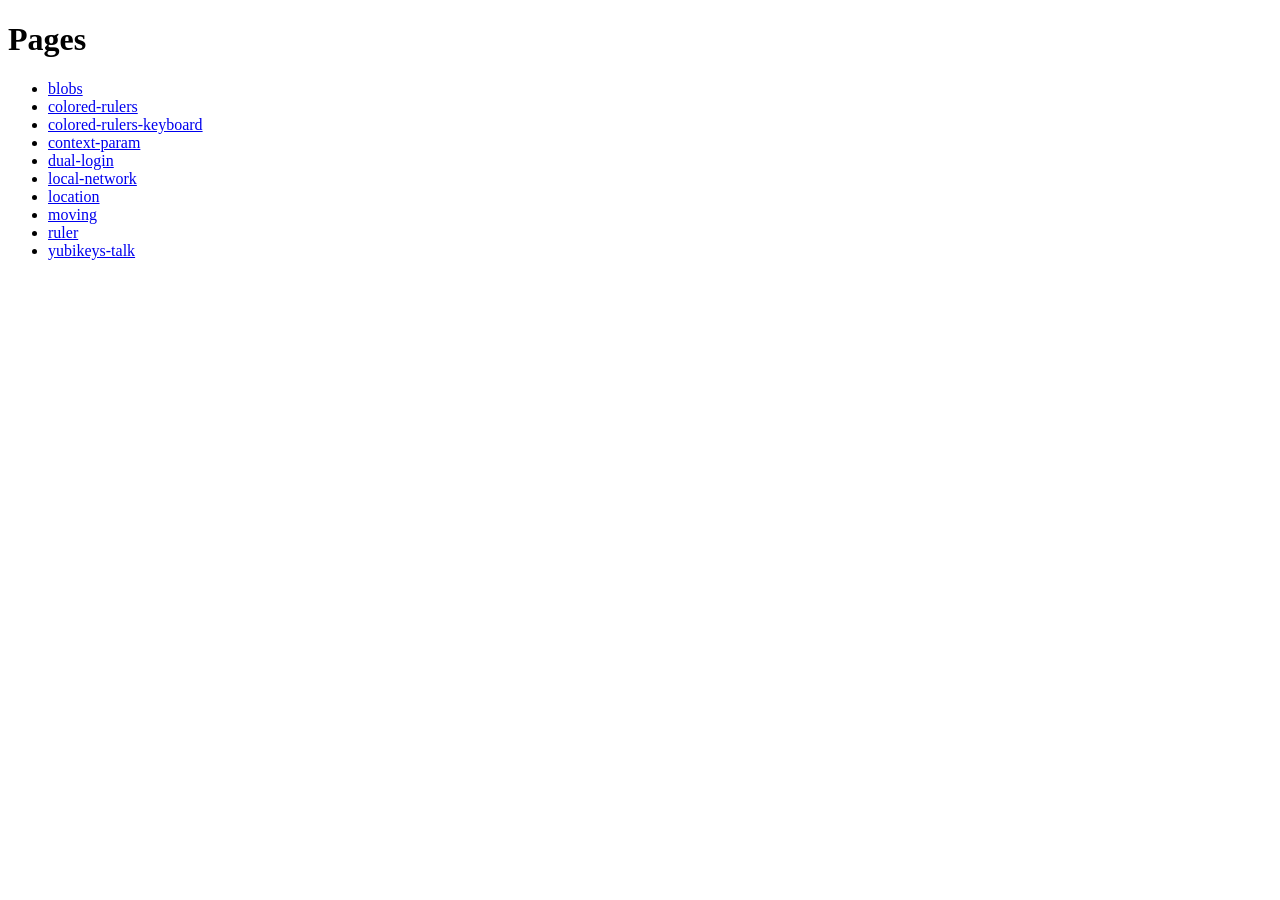
<file: index.html>
<!DOCTYPE html>
<html lang="en">
<head>
  <meta charset="UTF-8">
  <meta name="viewport" content="width=device-width, initial-scale=1.0">
  <title>nandormo</title>
</head>
<body>
  <h1>Pages</h1>
  <ul>
    <li><a href="blobs/">blobs</a></li>
    <li><a href="colored-rulers/">colored-rulers</a></li>
    <li><a href="colored-rulers-keyboard/">colored-rulers-keyboard</a></li>
    <li><a href="context-param/">context-param</a></li>
    <li><a href="dual-login/">dual-login</a></li>
    <li><a href="local-network/">local-network</a></li>
    <li><a href="location/">location</a></li>
    <li><a href="moving/">moving</a></li>
    <li><a href="ruler/">ruler</a></li>
    <li><a href="yubikeys-talk/">yubikeys-talk</a></li>
  </ul>
</body>
</html>
</file>
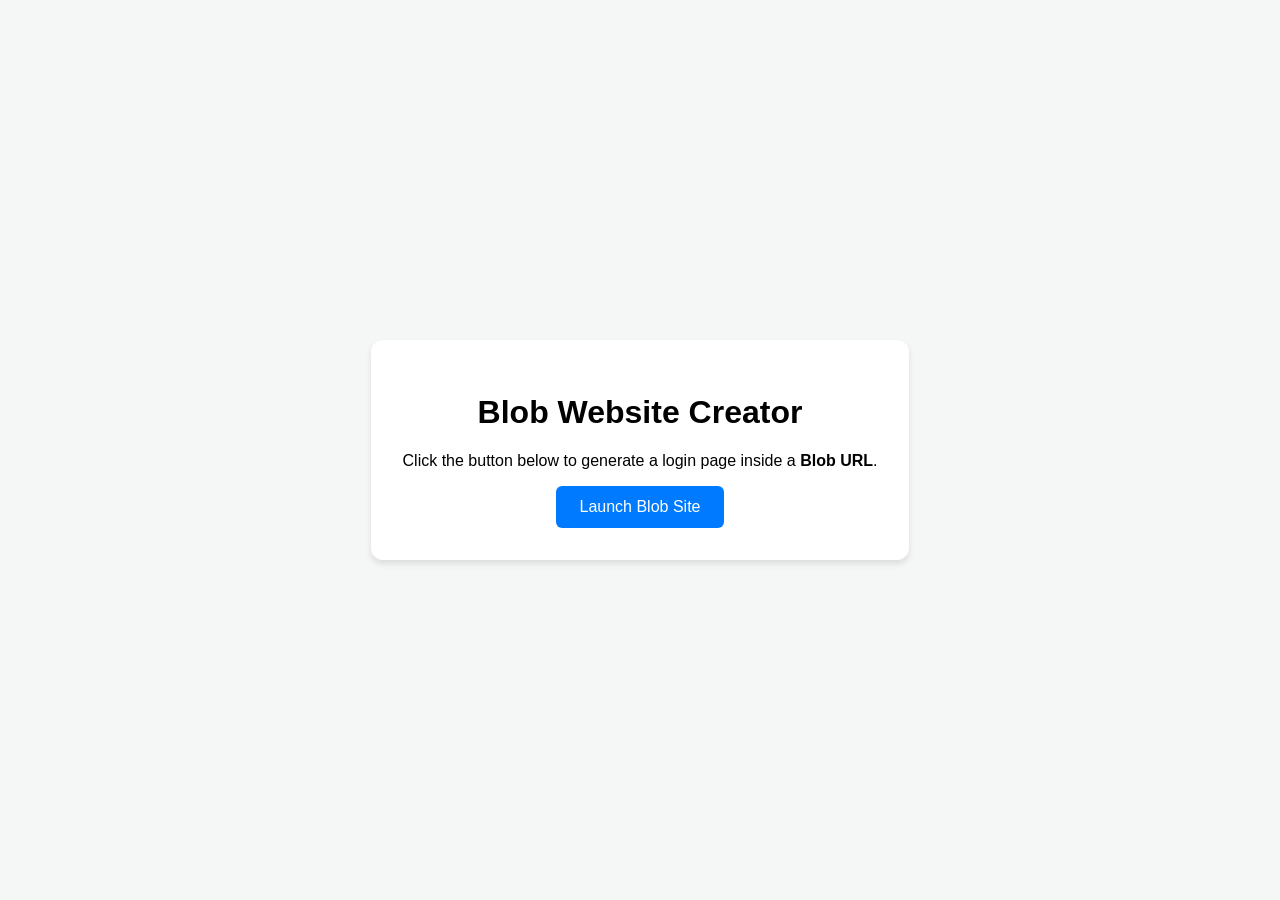
<file: blobs/index.html>
<!DOCTYPE html>
<html lang="en">
<head>
    <meta charset="UTF-8">
    <meta name="viewport" content="width=device-width, initial-scale=1.0">
    <title>Blob Website Generator</title>
    <style>
        body {
            font-family: -apple-system, BlinkMacSystemFont, "Segoe UI", Roboto, Helvetica, Arial, sans-serif;
            display: flex;
            flex-direction: column;
            align-items: center;
            justify-content: center;
            height: 100vh;
            margin: 0;
            background-color: #f4f7f6;
        }
        .container {
            text-align: center;
            padding: 2rem;
            background: white;
            border-radius: 12px;
            box-shadow: 0 4px 6px rgba(0,0,0,0.1);
        }
        button {
            background-color: #007bff;
            color: white;
            border: none;
            padding: 12px 24px;
            font-size: 16px;
            border-radius: 6px;
            cursor: pointer;
            transition: background 0.2s;
        }
        button:hover {
            background-color: #0056b3;
        }
    </style>
</head>
<body>

    <div class="container">
        <h1>Blob Website Creator</h1>
        <p>Click the button below to generate a login page inside a <b>Blob URL</b>.</p>
        <button id="generateBtn">Launch Blob Site</button>
    </div>

    <script>
        document.getElementById('generateBtn').addEventListener('click', () => {
            // The HTML/CSS/JS content for the "fake" login site
            const loginPageContent = `
<!DOCTYPE html>
<html>
<head>
    <title>Secure Login</title>
    <style>
        body { 
            background: #2c3e50; 
            display: flex; 
            justify-content: center; 
            align-items: center; 
            height: 100vh; 
            margin: 0; 
            font-family: sans-serif; 
        }
        .login-card { 
            background: white; 
            padding: 40px; 
            border-radius: 8px; 
            width: 300px; 
            box-shadow: 0 10px 25px rgba(0,0,0,0.5); 
        }
        h2 { color: #333; margin-top: 0; text-align: center; }
        input { 
            width: 100%; 
            padding: 10px; 
            margin: 10px 0; 
            border: 1px solid #ddd; 
            border-radius: 4px; 
            box-sizing: border-box; 
        }
        button { 
            width: 100%; 
            padding: 10px; 
            background: #27ae60; 
            color: white; 
            border: none; 
            border-radius: 4px; 
            cursor: pointer; 
            font-weight: bold; 
        }
        button:hover { background: #219150; }
        .warning {
            font-size: 11px;
            color: #777;
            margin-top: 15px;
            text-align: center;
        }
    </style>
</head>
<body>
    <div class="login-card">
        <h2>Member Login</h2>
        <input type="text" placeholder="Username">
        <input type="password" placeholder="Password">
        <button onclick="alert('Since this is a Blob, the data remains in memory!')">Sign In</button>
        <div class="warning">Notice: The URL above is a temporary memory reference.</div>
    </div>
</body>
</html>`;

            // 1. Create the Blob
            const blob = new Blob([loginPageContent], { type: 'text/html' });

            // 2. Create the Object URL
            const blobUrl = URL.createObjectURL(blob);

            // 3. Open the "website" in a new tab
            window.open(blobUrl, '_blank');
        });
    </script>
</body>
</html>
</file>
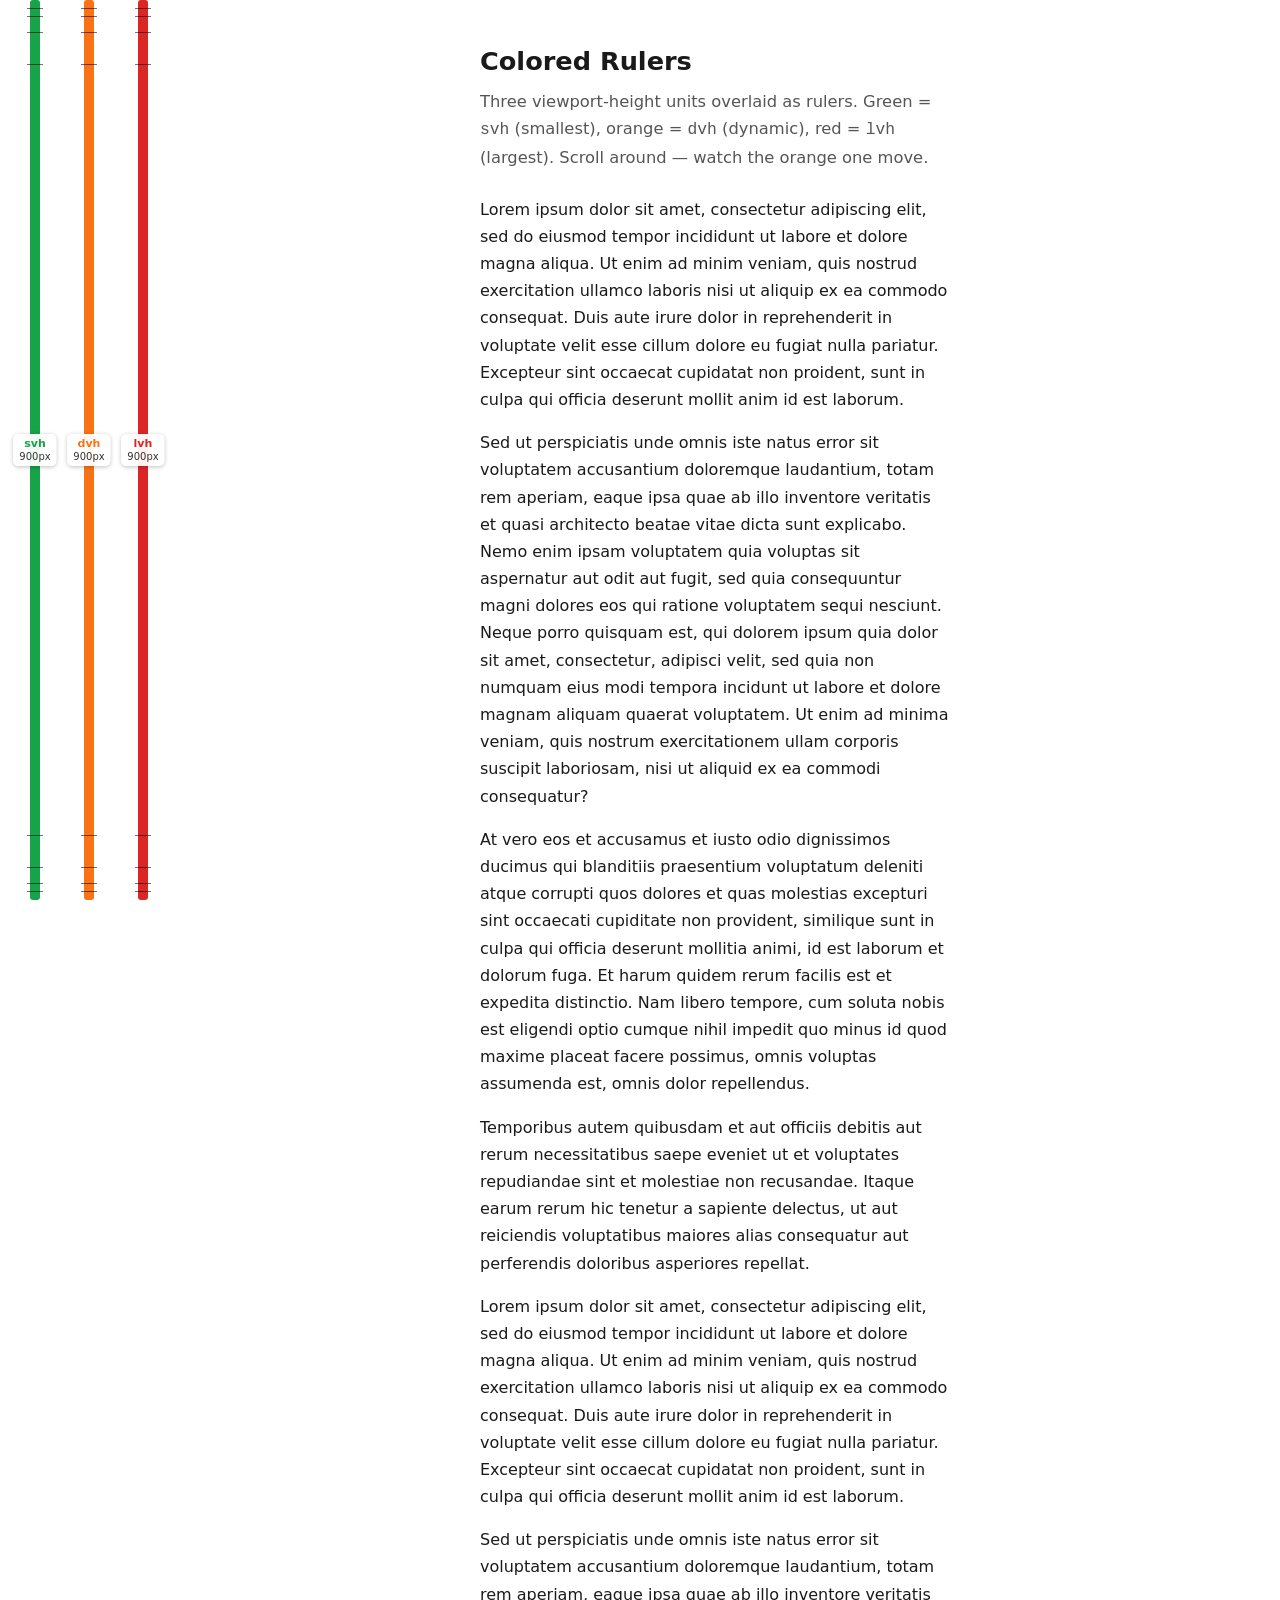
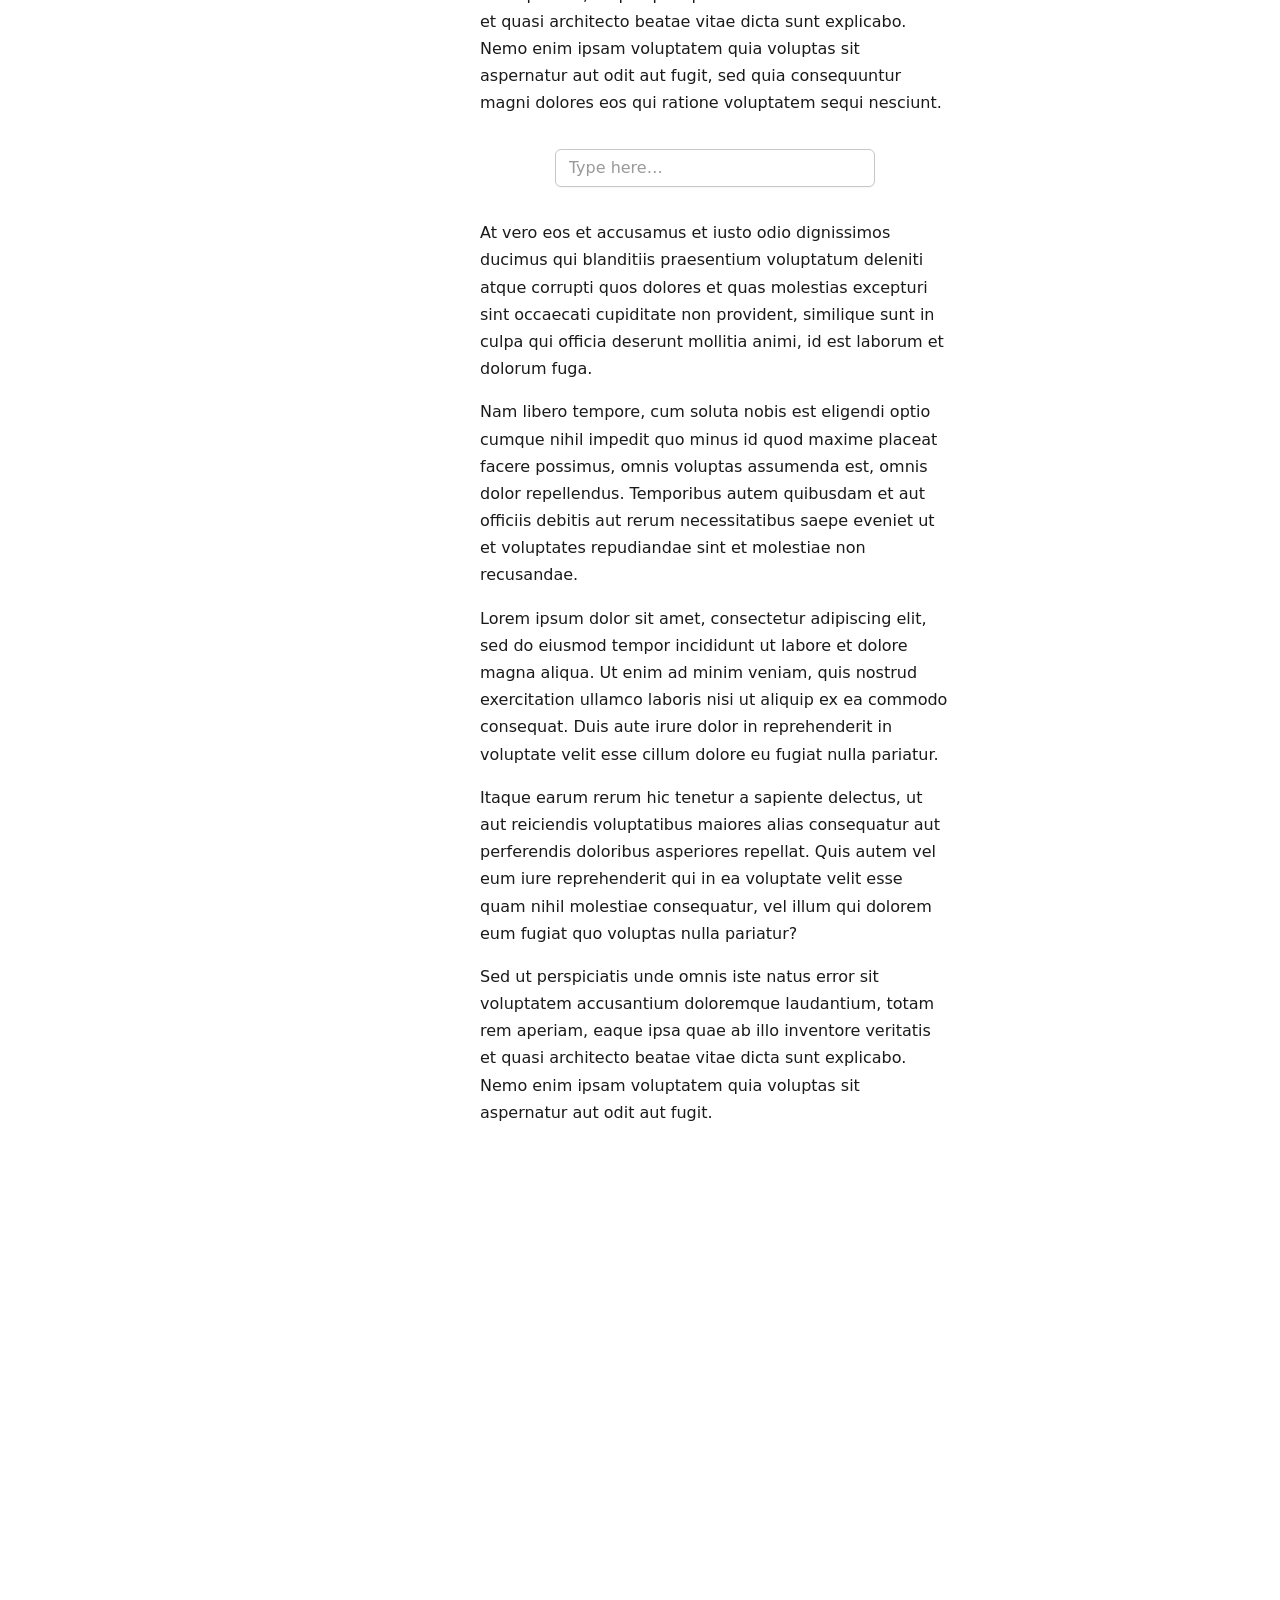
<file: colored-rulers-keyboard/index.html>
<!DOCTYPE html>
<html lang="en">
<head>
<meta charset="UTF-8" />
<meta name="viewport" content="width=device-width, initial-scale=1.0, interactive-widget=resizes-content" />
<title>Colored Rulers — svh / dvh / lvh</title>
<style>
  * { box-sizing: border-box; }
  html, body { margin: 0; }
  body {
    font-family: system-ui, -apple-system, "Segoe UI", Roboto, sans-serif;
    color: #1a1a1a;
    line-height: 1.7;
  }

  /* ---- Scrollable content ---- */
  .content {
    max-width: 660px;
    margin: 0 auto;
    padding: 2.5rem 1.25rem 90vh;
  }
  .content h1 { font-size: 1.6rem; margin: 0 0 .25rem; }
  .content .lede { font-size: 1.02rem; color: #555; margin: 0 0 1.5rem; }
  .content p { margin: 1rem 0; }
  @media (min-width: 760px) {
    .content { padding-left: 170px; }
  }

  /* ---- Mid-page text field ---- */
  .mid-input-row {
    display: flex;
    justify-content: center;
    margin: 2rem 0;
  }
  .mid-input {
    font-family: inherit;
    font-size: 16px;            /* 16px avoids iOS auto-zoom on focus */
    padding: .55rem .8rem;
    width: 100%;
    max-width: 320px;
    color: #1a1a1a;
    background: #fff;
    border: 1px solid #c7c7c7;
    border-radius: 6px;
    box-shadow: 0 1px 2px rgba(0, 0, 0, .04);
  }
  .mid-input::placeholder { color: #999; }
  .mid-input:focus {
    outline: none;
    border-color: #16a34a;
    box-shadow: 0 0 0 3px rgba(22, 163, 74, .2);
  }

  /* ---- Overlay with the three rulers ---- */
  .overlay {
    position: fixed;
    top: 0;
    left: 10px;
    display: flex;
    gap: 4px;
    pointer-events: none;   /* let text underneath stay selectable / scrollable */
    z-index: 50;
    font-size: 11px;
  }

  .ruler {
    display: flex;
    flex-direction: column;
    align-items: center;
    width: 50px;
  }

  /* Label sits at the vertical middle of the bar so it stays readable
     even when the top or bottom of the bar is clipped off-screen. */
  .ruler-label {
    position: absolute;
    top: 50%;
    left: 50%;
    transform: translate(-50%, -50%);
    display: flex;
    flex-direction: column;
    align-items: center;
    gap: 1px;
    background: rgba(255, 255, 255, .94);
    padding: 4px 6px;
    border-radius: 5px;
    box-shadow: 0 1px 4px rgba(0, 0, 0, .25);
    line-height: 1.1;
    white-space: nowrap;
    z-index: 2;
  }

  /* Graduated notches crossing each bar, near the top + bottom ends. */
  .notch {
    position: absolute;
    left: 50%;
    transform: translateX(-50%);
    width: 16px;     /* a bit wider than the 10px bar so the tick reads clearly */
    height: 1px;
    background: rgba(0, 0, 0, .55);
    z-index: 1;
  }
  .ruler-label .unit { font-weight: 700; }
  .ruler-label .px {
    font-variant-numeric: tabular-nums;
    font-size: 10px;
    color: #333;
  }

  /* The colored bar: its height is the actual unit value. */
  .bar {
    position: relative;
    width: 10px;
    background: currentColor;
    border-radius: 3px;
  }
  .bar--svh { height: 100svh; }
  .bar--dvh { height: 100dvh; }
  .bar--lvh { height: 100lvh; }

  /* Arrowheads removed: the notches now mark each end, and the bars start
     flush at the top of the screen so the first notch really is 8px down. */

  .ruler--svh { color: #16a34a; } /* green  — smallest */
  .ruler--dvh { color: #f97316; } /* orange — dynamic (middle) */
  .ruler--lvh { color: #dc2626; } /* red    — largest */
</style>
</head>
<body>

<main class="content">
  <h1>Colored Rulers</h1>
  <p class="lede">Three viewport-height units overlaid as rulers. Green = <code>svh</code> (smallest), orange = <code>dvh</code> (dynamic), red = <code>lvh</code> (largest). Scroll around — watch the orange one move.</p>

  <p>Lorem ipsum dolor sit amet, consectetur adipiscing elit, sed do eiusmod tempor incididunt ut labore et dolore magna aliqua. Ut enim ad minim veniam, quis nostrud exercitation ullamco laboris nisi ut aliquip ex ea commodo consequat. Duis aute irure dolor in reprehenderit in voluptate velit esse cillum dolore eu fugiat nulla pariatur. Excepteur sint occaecat cupidatat non proident, sunt in culpa qui officia deserunt mollit anim id est laborum.</p>

  <p>Sed ut perspiciatis unde omnis iste natus error sit voluptatem accusantium doloremque laudantium, totam rem aperiam, eaque ipsa quae ab illo inventore veritatis et quasi architecto beatae vitae dicta sunt explicabo. Nemo enim ipsam voluptatem quia voluptas sit aspernatur aut odit aut fugit, sed quia consequuntur magni dolores eos qui ratione voluptatem sequi nesciunt. Neque porro quisquam est, qui dolorem ipsum quia dolor sit amet, consectetur, adipisci velit, sed quia non numquam eius modi tempora incidunt ut labore et dolore magnam aliquam quaerat voluptatem. Ut enim ad minima veniam, quis nostrum exercitationem ullam corporis suscipit laboriosam, nisi ut aliquid ex ea commodi consequatur?</p>

  <p>At vero eos et accusamus et iusto odio dignissimos ducimus qui blanditiis praesentium voluptatum deleniti atque corrupti quos dolores et quas molestias excepturi sint occaecati cupiditate non provident, similique sunt in culpa qui officia deserunt mollitia animi, id est laborum et dolorum fuga. Et harum quidem rerum facilis est et expedita distinctio. Nam libero tempore, cum soluta nobis est eligendi optio cumque nihil impedit quo minus id quod maxime placeat facere possimus, omnis voluptas assumenda est, omnis dolor repellendus.</p>

  <p>Temporibus autem quibusdam et aut officiis debitis aut rerum necessitatibus saepe eveniet ut et voluptates repudiandae sint et molestiae non recusandae. Itaque earum rerum hic tenetur a sapiente delectus, ut aut reiciendis voluptatibus maiores alias consequatur aut perferendis doloribus asperiores repellat.</p>

  <p>Lorem ipsum dolor sit amet, consectetur adipiscing elit, sed do eiusmod tempor incididunt ut labore et dolore magna aliqua. Ut enim ad minim veniam, quis nostrud exercitation ullamco laboris nisi ut aliquip ex ea commodo consequat. Duis aute irure dolor in reprehenderit in voluptate velit esse cillum dolore eu fugiat nulla pariatur. Excepteur sint occaecat cupidatat non proident, sunt in culpa qui officia deserunt mollit anim id est laborum.</p>

  <p>Sed ut perspiciatis unde omnis iste natus error sit voluptatem accusantium doloremque laudantium, totam rem aperiam, eaque ipsa quae ab illo inventore veritatis et quasi architecto beatae vitae dicta sunt explicabo. Nemo enim ipsam voluptatem quia voluptas sit aspernatur aut odit aut fugit, sed quia consequuntur magni dolores eos qui ratione voluptatem sequi nesciunt.</p>

  <div class="mid-input-row">
    <input type="text" class="mid-input" placeholder="Type here…" />
  </div>

  <p>At vero eos et accusamus et iusto odio dignissimos ducimus qui blanditiis praesentium voluptatum deleniti atque corrupti quos dolores et quas molestias excepturi sint occaecati cupiditate non provident, similique sunt in culpa qui officia deserunt mollitia animi, id est laborum et dolorum fuga.</p>

  <p>Nam libero tempore, cum soluta nobis est eligendi optio cumque nihil impedit quo minus id quod maxime placeat facere possimus, omnis voluptas assumenda est, omnis dolor repellendus. Temporibus autem quibusdam et aut officiis debitis aut rerum necessitatibus saepe eveniet ut et voluptates repudiandae sint et molestiae non recusandae.</p>

  <p>Lorem ipsum dolor sit amet, consectetur adipiscing elit, sed do eiusmod tempor incididunt ut labore et dolore magna aliqua. Ut enim ad minim veniam, quis nostrud exercitation ullamco laboris nisi ut aliquip ex ea commodo consequat. Duis aute irure dolor in reprehenderit in voluptate velit esse cillum dolore eu fugiat nulla pariatur.</p>

  <p>Itaque earum rerum hic tenetur a sapiente delectus, ut aut reiciendis voluptatibus maiores alias consequatur aut perferendis doloribus asperiores repellat. Quis autem vel eum iure reprehenderit qui in ea voluptate velit esse quam nihil molestiae consequatur, vel illum qui dolorem eum fugiat quo voluptas nulla pariatur?</p>

  <p>Sed ut perspiciatis unde omnis iste natus error sit voluptatem accusantium doloremque laudantium, totam rem aperiam, eaque ipsa quae ab illo inventore veritatis et quasi architecto beatae vitae dicta sunt explicabo. Nemo enim ipsam voluptatem quia voluptas sit aspernatur aut odit aut fugit.</p>
</main>

<!-- Fixed overlay: three rulers that always show their sizes, with notches
     at 8/16/32/64 px from each end. Bars start flush at the top of the screen. -->
<div class="overlay" id="overlay" aria-hidden="true">
  <div class="ruler ruler--svh">
    <div class="bar bar--svh" id="bar-svh">
      <div class="ruler-label">
        <span class="unit">svh</span>
        <span class="px" id="px-svh">—</span>
      </div>
    </div>
  </div>

  <div class="ruler ruler--dvh">
    <div class="bar bar--dvh" id="bar-dvh">
      <div class="ruler-label">
        <span class="unit">dvh</span>
        <span class="px" id="px-dvh">—</span>
      </div>
    </div>
  </div>

  <div class="ruler ruler--lvh">
    <div class="bar bar--lvh" id="bar-lvh">
      <div class="ruler-label">
        <span class="unit">lvh</span>
        <span class="px" id="px-lvh">—</span>
      </div>
    </div>
  </div>
</div>

<script>
  const units = ["svh", "dvh", "lvh"];

  // Graduated notches near each end: 8, 16, 32, 64 px from the top + bottom.
  const NOTCHES = [8, 16, 32, 64];
  for (const key of units) {
    const bar = document.getElementById("bar-" + key);
    for (const d of NOTCHES) {
      const top = document.createElement("div");
      top.className = "notch";
      top.style.top = d + "px";
      bar.appendChild(top);
      const bot = document.createElement("div");
      bot.className = "notch";
      bot.style.bottom = d + "px";
      bar.appendChild(bot);
    }
  }

  function update() {
    for (const key of units) {
      const bar = document.getElementById("bar-" + key);
      // getBoundingClientRect returns the full layout height (even the part
      // of the red bar that overflows past the bottom of the viewport).
      const px = Math.round(bar.getBoundingClientRect().height);
      document.getElementById("px-" + key).textContent = px + "px";
    }
  }

  let raf = null;
  function schedule() {
    if (raf) return;
    raf = requestAnimationFrame(() => { raf = null; update(); });
  }

  window.addEventListener("resize", schedule);
  window.addEventListener("scroll", schedule, { passive: true });
  // Mobile browsers change the dynamic viewport (and thus dvh) when the
  // address bar shows/hides; visualViewport fires for that.
  if (window.visualViewport) {
    window.visualViewport.addEventListener("resize", schedule);
    window.visualViewport.addEventListener("scroll", schedule);
  }

  update();
</script>

</body>
</html>
</file>
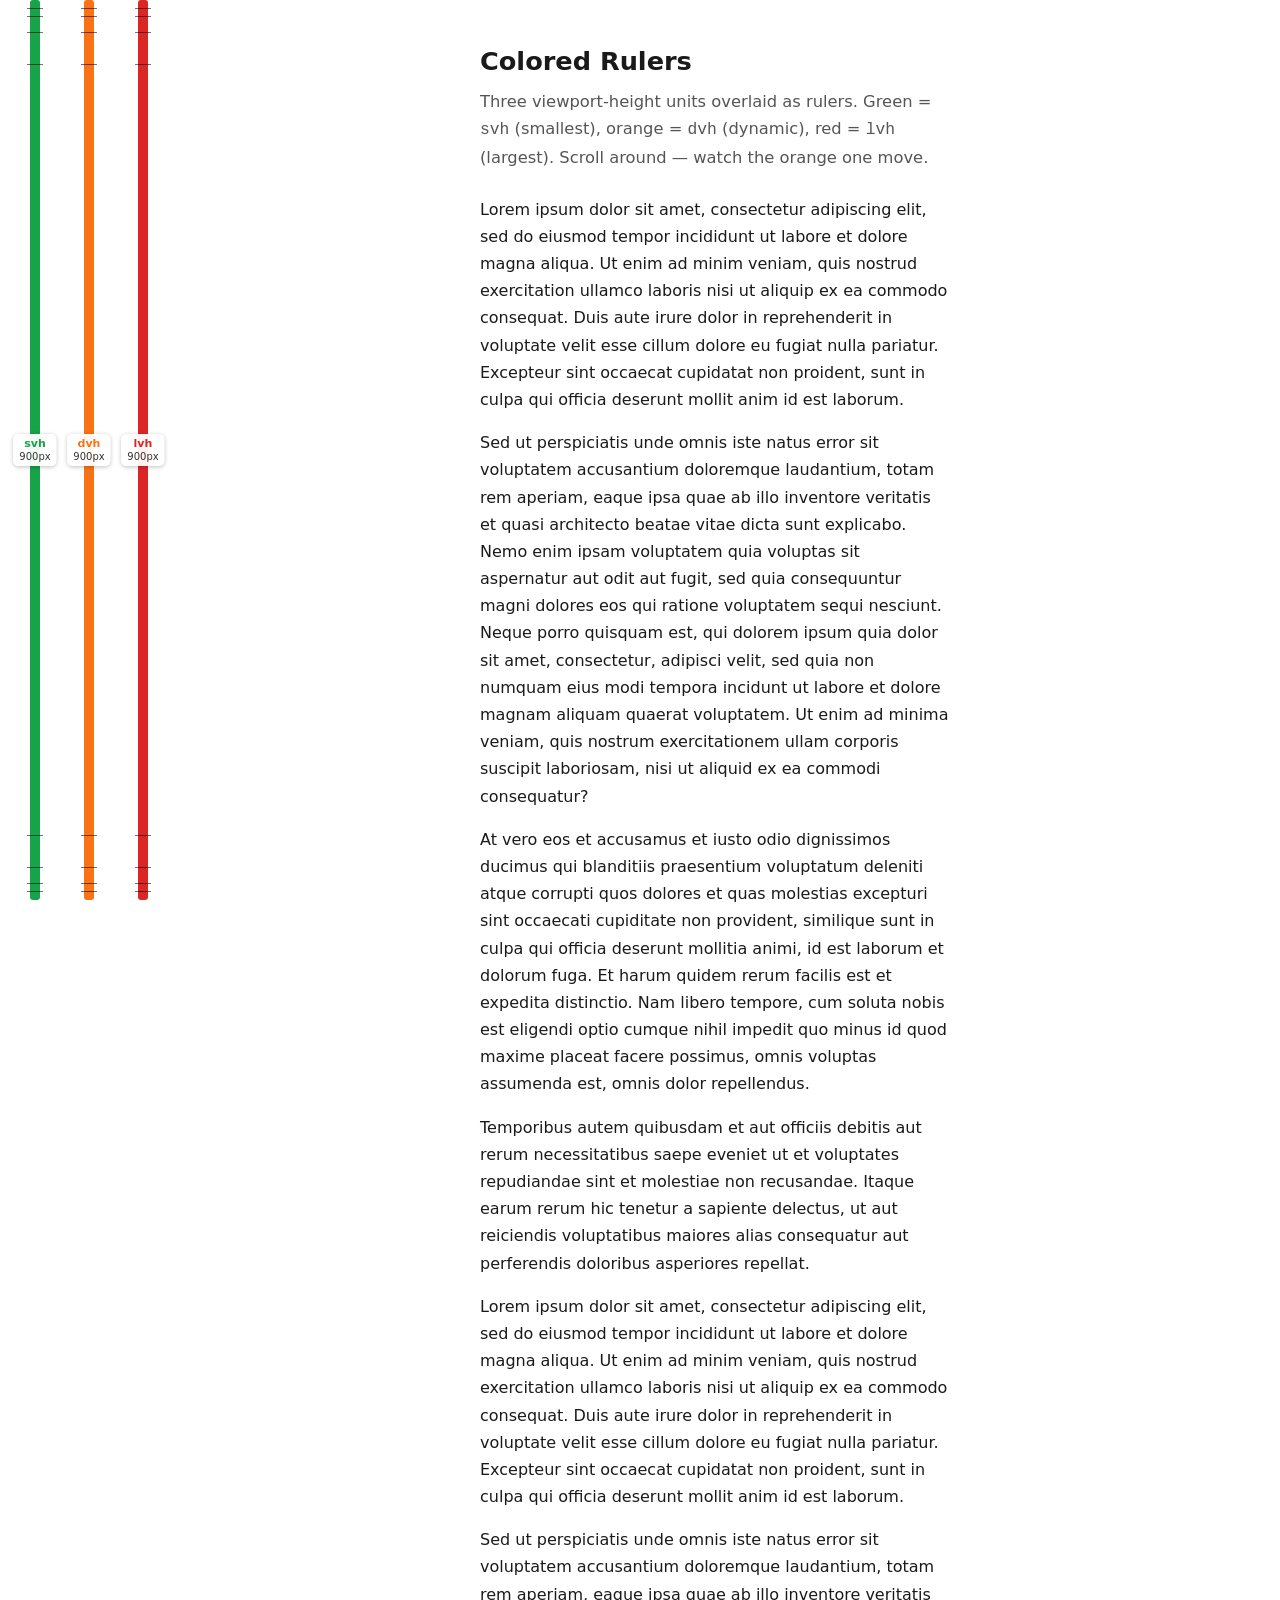
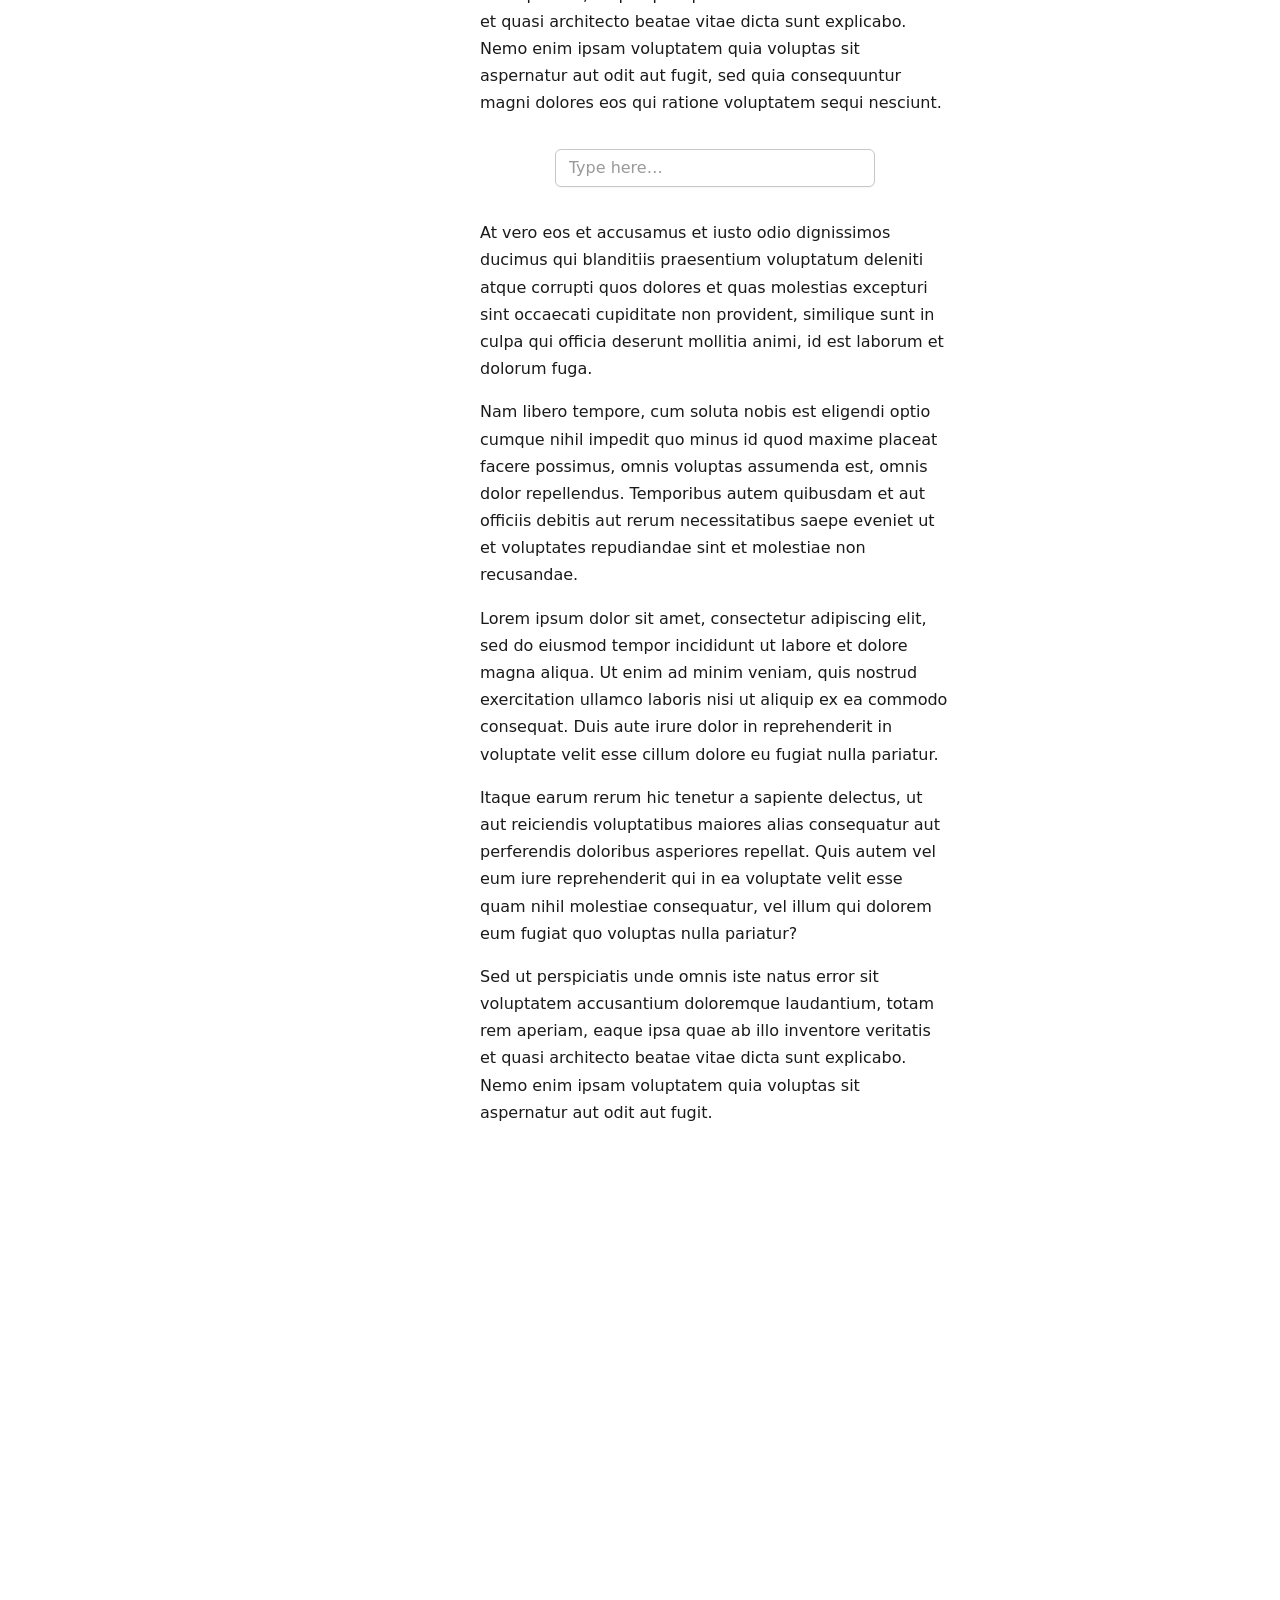
<file: colored-rulers/index.html>
<!DOCTYPE html>
<html lang="en">
<head>
<meta charset="UTF-8" />
<meta name="viewport" content="width=device-width, initial-scale=1.0" />
<title>Colored Rulers — svh / dvh / lvh</title>
<style>
  * { box-sizing: border-box; }
  html, body { margin: 0; }
  body {
    font-family: system-ui, -apple-system, "Segoe UI", Roboto, sans-serif;
    color: #1a1a1a;
    line-height: 1.7;
  }

  /* ---- Scrollable content ---- */
  .content {
    max-width: 660px;
    margin: 0 auto;
    padding: 2.5rem 1.25rem 90vh;
  }
  .content h1 { font-size: 1.6rem; margin: 0 0 .25rem; }
  .content .lede { font-size: 1.02rem; color: #555; margin: 0 0 1.5rem; }
  .content p { margin: 1rem 0; }
  @media (min-width: 760px) {
    .content { padding-left: 170px; }
  }

  /* ---- Mid-page text field ---- */
  .mid-input-row {
    display: flex;
    justify-content: center;
    margin: 2rem 0;
  }
  .mid-input {
    font-family: inherit;
    font-size: 16px;            /* 16px avoids iOS auto-zoom on focus */
    padding: .55rem .8rem;
    width: 100%;
    max-width: 320px;
    color: #1a1a1a;
    background: #fff;
    border: 1px solid #c7c7c7;
    border-radius: 6px;
    box-shadow: 0 1px 2px rgba(0, 0, 0, .04);
  }
  .mid-input::placeholder { color: #999; }
  .mid-input:focus {
    outline: none;
    border-color: #16a34a;
    box-shadow: 0 0 0 3px rgba(22, 163, 74, .2);
  }

  /* ---- Overlay with the three rulers ---- */
  .overlay {
    position: fixed;
    top: 0;
    left: 10px;
    display: flex;
    gap: 4px;
    pointer-events: none;   /* let text underneath stay selectable / scrollable */
    z-index: 50;
    font-size: 11px;
  }

  .ruler {
    display: flex;
    flex-direction: column;
    align-items: center;
    width: 50px;
  }

  /* Label sits at the vertical middle of the bar so it stays readable
     even when the top or bottom of the bar is clipped off-screen. */
  .ruler-label {
    position: absolute;
    top: 50%;
    left: 50%;
    transform: translate(-50%, -50%);
    display: flex;
    flex-direction: column;
    align-items: center;
    gap: 1px;
    background: rgba(255, 255, 255, .94);
    padding: 4px 6px;
    border-radius: 5px;
    box-shadow: 0 1px 4px rgba(0, 0, 0, .25);
    line-height: 1.1;
    white-space: nowrap;
    z-index: 2;
  }

  /* Graduated notches crossing each bar, near the top + bottom ends. */
  .notch {
    position: absolute;
    left: 50%;
    transform: translateX(-50%);
    width: 16px;     /* a bit wider than the 10px bar so the tick reads clearly */
    height: 1px;
    background: rgba(0, 0, 0, .55);
    z-index: 1;
  }
  .ruler-label .unit { font-weight: 700; }
  .ruler-label .px {
    font-variant-numeric: tabular-nums;
    font-size: 10px;
    color: #333;
  }

  /* The colored bar: its height is the actual unit value. */
  .bar {
    position: relative;
    width: 10px;
    background: currentColor;
    border-radius: 3px;
  }
  .bar--svh { height: 100svh; }
  .bar--dvh { height: 100dvh; }
  .bar--lvh { height: 100lvh; }

  /* Arrowheads removed: the notches now mark each end, and the bars start
     flush at the top of the screen so the first notch really is 8px down. */

  .ruler--svh { color: #16a34a; } /* green  — smallest */
  .ruler--dvh { color: #f97316; } /* orange — dynamic (middle) */
  .ruler--lvh { color: #dc2626; } /* red    — largest */
</style>
</head>
<body>

<main class="content">
  <h1>Colored Rulers</h1>
  <p class="lede">Three viewport-height units overlaid as rulers. Green = <code>svh</code> (smallest), orange = <code>dvh</code> (dynamic), red = <code>lvh</code> (largest). Scroll around — watch the orange one move.</p>

  <p>Lorem ipsum dolor sit amet, consectetur adipiscing elit, sed do eiusmod tempor incididunt ut labore et dolore magna aliqua. Ut enim ad minim veniam, quis nostrud exercitation ullamco laboris nisi ut aliquip ex ea commodo consequat. Duis aute irure dolor in reprehenderit in voluptate velit esse cillum dolore eu fugiat nulla pariatur. Excepteur sint occaecat cupidatat non proident, sunt in culpa qui officia deserunt mollit anim id est laborum.</p>

  <p>Sed ut perspiciatis unde omnis iste natus error sit voluptatem accusantium doloremque laudantium, totam rem aperiam, eaque ipsa quae ab illo inventore veritatis et quasi architecto beatae vitae dicta sunt explicabo. Nemo enim ipsam voluptatem quia voluptas sit aspernatur aut odit aut fugit, sed quia consequuntur magni dolores eos qui ratione voluptatem sequi nesciunt. Neque porro quisquam est, qui dolorem ipsum quia dolor sit amet, consectetur, adipisci velit, sed quia non numquam eius modi tempora incidunt ut labore et dolore magnam aliquam quaerat voluptatem. Ut enim ad minima veniam, quis nostrum exercitationem ullam corporis suscipit laboriosam, nisi ut aliquid ex ea commodi consequatur?</p>

  <p>At vero eos et accusamus et iusto odio dignissimos ducimus qui blanditiis praesentium voluptatum deleniti atque corrupti quos dolores et quas molestias excepturi sint occaecati cupiditate non provident, similique sunt in culpa qui officia deserunt mollitia animi, id est laborum et dolorum fuga. Et harum quidem rerum facilis est et expedita distinctio. Nam libero tempore, cum soluta nobis est eligendi optio cumque nihil impedit quo minus id quod maxime placeat facere possimus, omnis voluptas assumenda est, omnis dolor repellendus.</p>

  <p>Temporibus autem quibusdam et aut officiis debitis aut rerum necessitatibus saepe eveniet ut et voluptates repudiandae sint et molestiae non recusandae. Itaque earum rerum hic tenetur a sapiente delectus, ut aut reiciendis voluptatibus maiores alias consequatur aut perferendis doloribus asperiores repellat.</p>

  <p>Lorem ipsum dolor sit amet, consectetur adipiscing elit, sed do eiusmod tempor incididunt ut labore et dolore magna aliqua. Ut enim ad minim veniam, quis nostrud exercitation ullamco laboris nisi ut aliquip ex ea commodo consequat. Duis aute irure dolor in reprehenderit in voluptate velit esse cillum dolore eu fugiat nulla pariatur. Excepteur sint occaecat cupidatat non proident, sunt in culpa qui officia deserunt mollit anim id est laborum.</p>

  <p>Sed ut perspiciatis unde omnis iste natus error sit voluptatem accusantium doloremque laudantium, totam rem aperiam, eaque ipsa quae ab illo inventore veritatis et quasi architecto beatae vitae dicta sunt explicabo. Nemo enim ipsam voluptatem quia voluptas sit aspernatur aut odit aut fugit, sed quia consequuntur magni dolores eos qui ratione voluptatem sequi nesciunt.</p>

  <div class="mid-input-row">
    <input type="text" class="mid-input" placeholder="Type here…" />
  </div>

  <p>At vero eos et accusamus et iusto odio dignissimos ducimus qui blanditiis praesentium voluptatum deleniti atque corrupti quos dolores et quas molestias excepturi sint occaecati cupiditate non provident, similique sunt in culpa qui officia deserunt mollitia animi, id est laborum et dolorum fuga.</p>

  <p>Nam libero tempore, cum soluta nobis est eligendi optio cumque nihil impedit quo minus id quod maxime placeat facere possimus, omnis voluptas assumenda est, omnis dolor repellendus. Temporibus autem quibusdam et aut officiis debitis aut rerum necessitatibus saepe eveniet ut et voluptates repudiandae sint et molestiae non recusandae.</p>

  <p>Lorem ipsum dolor sit amet, consectetur adipiscing elit, sed do eiusmod tempor incididunt ut labore et dolore magna aliqua. Ut enim ad minim veniam, quis nostrud exercitation ullamco laboris nisi ut aliquip ex ea commodo consequat. Duis aute irure dolor in reprehenderit in voluptate velit esse cillum dolore eu fugiat nulla pariatur.</p>

  <p>Itaque earum rerum hic tenetur a sapiente delectus, ut aut reiciendis voluptatibus maiores alias consequatur aut perferendis doloribus asperiores repellat. Quis autem vel eum iure reprehenderit qui in ea voluptate velit esse quam nihil molestiae consequatur, vel illum qui dolorem eum fugiat quo voluptas nulla pariatur?</p>

  <p>Sed ut perspiciatis unde omnis iste natus error sit voluptatem accusantium doloremque laudantium, totam rem aperiam, eaque ipsa quae ab illo inventore veritatis et quasi architecto beatae vitae dicta sunt explicabo. Nemo enim ipsam voluptatem quia voluptas sit aspernatur aut odit aut fugit.</p>
</main>

<!-- Fixed overlay: three rulers that always show their sizes, with notches
     at 8/16/32/64 px from each end. Bars start flush at the top of the screen. -->
<div class="overlay" id="overlay" aria-hidden="true">
  <div class="ruler ruler--svh">
    <div class="bar bar--svh" id="bar-svh">
      <div class="ruler-label">
        <span class="unit">svh</span>
        <span class="px" id="px-svh">—</span>
      </div>
    </div>
  </div>

  <div class="ruler ruler--dvh">
    <div class="bar bar--dvh" id="bar-dvh">
      <div class="ruler-label">
        <span class="unit">dvh</span>
        <span class="px" id="px-dvh">—</span>
      </div>
    </div>
  </div>

  <div class="ruler ruler--lvh">
    <div class="bar bar--lvh" id="bar-lvh">
      <div class="ruler-label">
        <span class="unit">lvh</span>
        <span class="px" id="px-lvh">—</span>
      </div>
    </div>
  </div>
</div>

<script>
  const units = ["svh", "dvh", "lvh"];

  // Graduated notches near each end: 8, 16, 32, 64 px from the top + bottom.
  const NOTCHES = [8, 16, 32, 64];
  for (const key of units) {
    const bar = document.getElementById("bar-" + key);
    for (const d of NOTCHES) {
      const top = document.createElement("div");
      top.className = "notch";
      top.style.top = d + "px";
      bar.appendChild(top);
      const bot = document.createElement("div");
      bot.className = "notch";
      bot.style.bottom = d + "px";
      bar.appendChild(bot);
    }
  }

  function update() {
    for (const key of units) {
      const bar = document.getElementById("bar-" + key);
      // getBoundingClientRect returns the full layout height (even the part
      // of the red bar that overflows past the bottom of the viewport).
      const px = Math.round(bar.getBoundingClientRect().height);
      document.getElementById("px-" + key).textContent = px + "px";
    }
  }

  let raf = null;
  function schedule() {
    if (raf) return;
    raf = requestAnimationFrame(() => { raf = null; update(); });
  }

  window.addEventListener("resize", schedule);
  window.addEventListener("scroll", schedule, { passive: true });
  // Mobile browsers change the dynamic viewport (and thus dvh) when the
  // address bar shows/hides; visualViewport fires for that.
  if (window.visualViewport) {
    window.visualViewport.addEventListener("resize", schedule);
    window.visualViewport.addEventListener("scroll", schedule);
  }

  update();
</script>

</body>
</html>
</file>
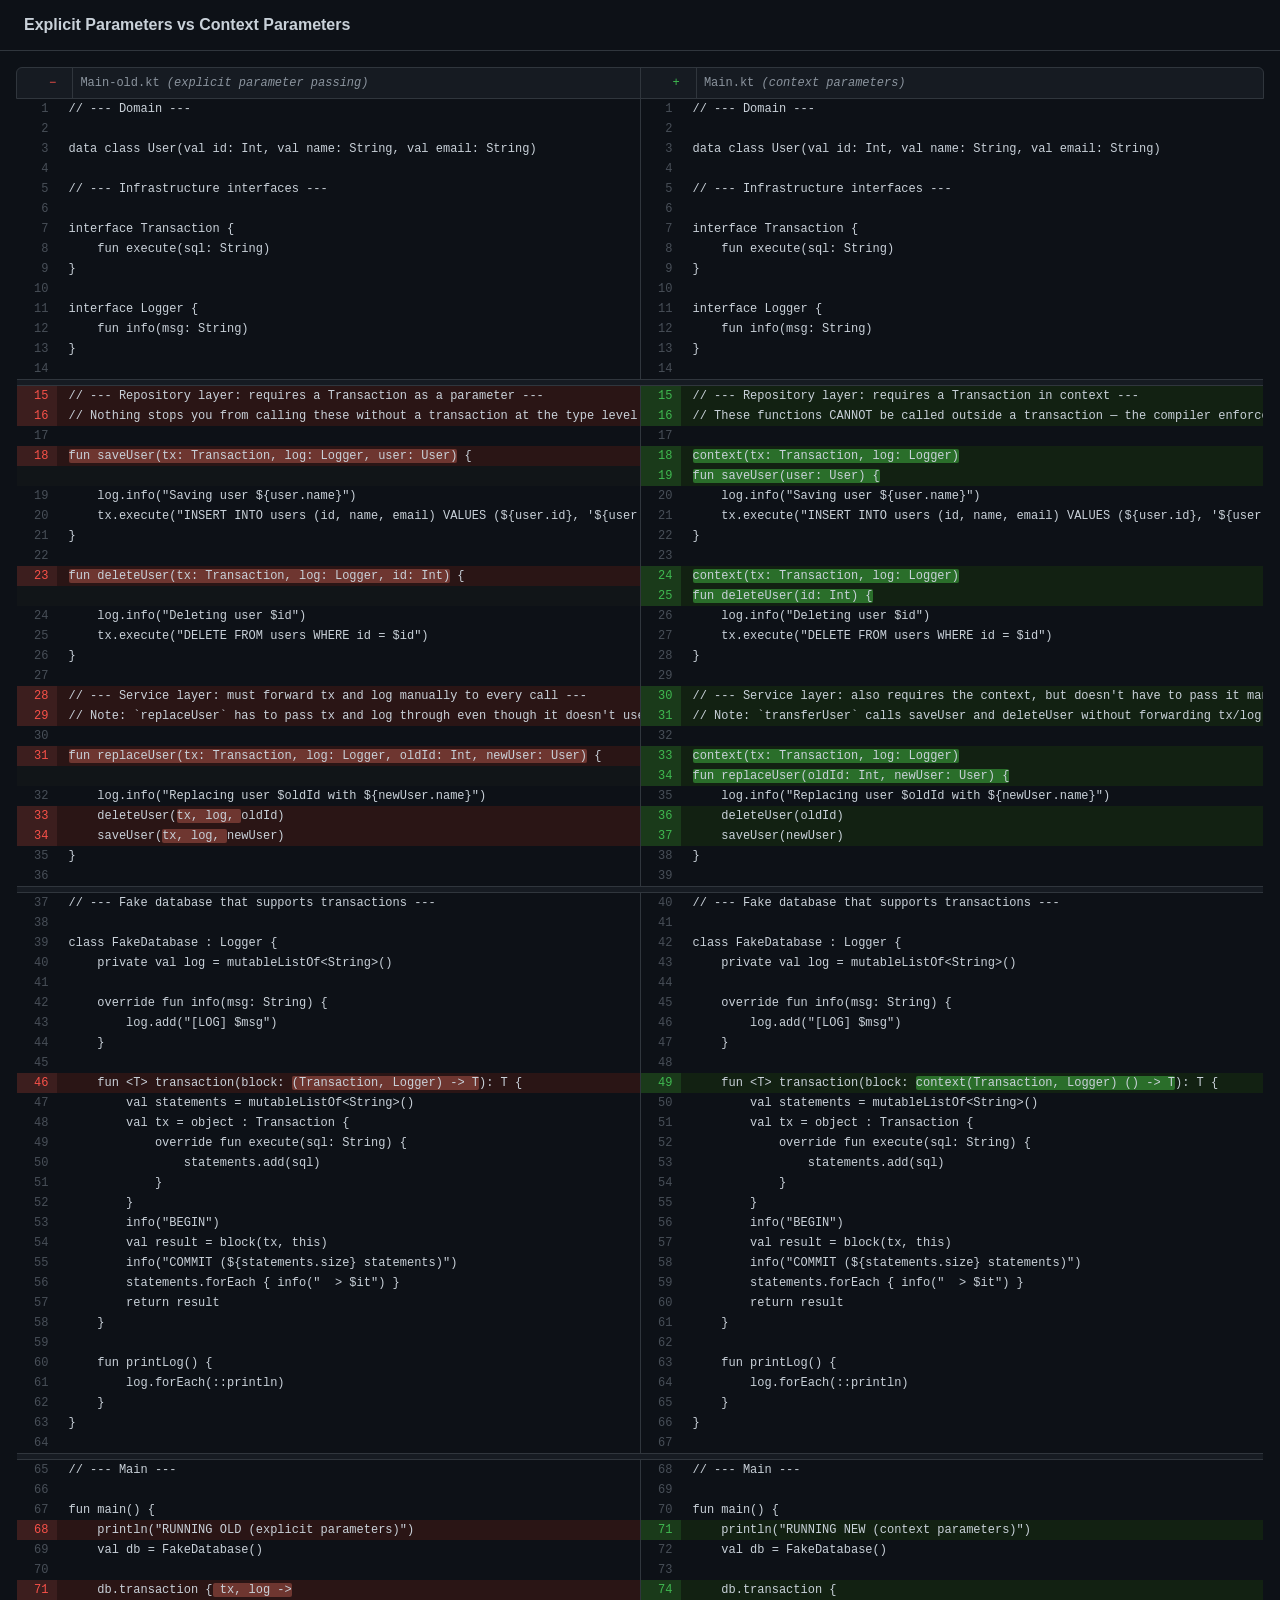
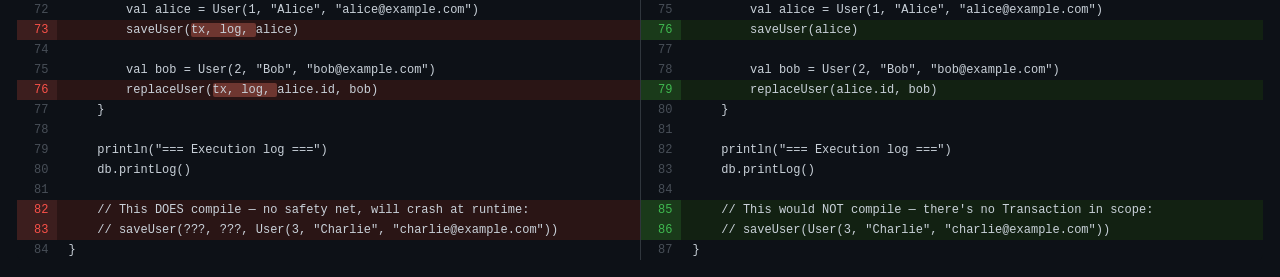
<file: context-param/index.html>
<!DOCTYPE html>
<html lang="en">
<head>
<meta charset="utf-8">
<title>Context Parameters Diff</title>
<style>
  * { margin: 0; padding: 0; box-sizing: border-box; }
  body { font-family: -apple-system, BlinkMacSystemFont, "Segoe UI", Helvetica, Arial, sans-serif; background: #0d1117; color: #c9d1d9; }
  h1 { padding: 16px 24px; font-size: 16px; font-weight: 600; border-bottom: 1px solid #30363d; }
  .file-header { display: flex; background: #161b22; border: 1px solid #30363d; border-radius: 6px 6px 0 0; margin: 16px 16px 0; }
  .file-header span { flex: 1; padding: 8px 16px; font-family: "SFMono-Regular", Consolas, "Liberation Mono", Menlo, monospace; font-size: 12px; color: #8b949e; }
  .file-header span:first-child { border-right: 1px solid #30363d; }
  .file-header .old-label { color: #f85149; }
  .file-header .new-label { color: #3fb950; }
  table { width: calc(100% - 32px); margin: 0 16px 16px; border-collapse: collapse; border: 1px solid #30363d; border-top: none; border-radius: 0 0 6px 6px; overflow: hidden; table-layout: fixed; }
  td { font-family: "SFMono-Regular", Consolas, "Liberation Mono", Menlo, monospace; font-size: 12px; line-height: 20px; vertical-align: top; white-space: pre; overflow: hidden; }
  .ln { width: 40px; min-width: 40px; max-width: 40px; text-align: right; padding: 0 8px; color: #484f58; user-select: none; background: #0d1117; }
  .code { padding: 0 12px; background: #0d1117; }
  .gutter { width: 1px; min-width: 1px; max-width: 1px; background: #30363d; }
  /* deletion (left side) */
  tr.del .ln.l, tr.mod .ln.l { background: #3c1e1e; color: #f85149; }
  tr.del .code.l, tr.mod .code.l { background: #2a1515; }
  /* addition (right side) */
  tr.add .ln.r, tr.mod .ln.r { background: #1a3a1a; color: #3fb950; }
  tr.add .code.r, tr.mod .code.r { background: #122112; }
  /* empty half for add/del rows */
  tr.del .ln.r, tr.del .code.r { background: #111518; }
  tr.add .ln.l, tr.add .code.l { background: #111518; }
  /* inline word-level highlight */
  .hi-del { background: #6e3630; border-radius: 2px; }
  .hi-add { background: #2a6e2a; border-radius: 2px; }
  /* hunk separator */
  tr.sep td { background: #161b22; height: 6px; border-top: 1px solid #30363d; border-bottom: 1px solid #30363d; }
</style>
</head>
<body>
<h1>Explicit Parameters vs Context Parameters</h1>
<div class="file-header">
  <span><span class="old-label">&#x2212;</span> Main-old.kt <em>(explicit parameter passing)</em></span>
  <span><span class="new-label">+</span> Main.kt <em>(context parameters)</em></span>
</div>
<table>
<col class="ln"><col class="code"><col class="gutter"><col class="ln"><col class="code">
<!-- lines 1-14: identical -->
<tr><td class="ln l">1</td><td class="code l">// --- Domain ---</td><td class="gutter"></td><td class="ln r">1</td><td class="code r">// --- Domain ---</td></tr>
<tr><td class="ln l">2</td><td class="code l"></td><td class="gutter"></td><td class="ln r">2</td><td class="code r"></td></tr>
<tr><td class="ln l">3</td><td class="code l">data class User(val id: Int, val name: String, val email: String)</td><td class="gutter"></td><td class="ln r">3</td><td class="code r">data class User(val id: Int, val name: String, val email: String)</td></tr>
<tr><td class="ln l">4</td><td class="code l"></td><td class="gutter"></td><td class="ln r">4</td><td class="code r"></td></tr>
<tr><td class="ln l">5</td><td class="code l">// --- Infrastructure interfaces ---</td><td class="gutter"></td><td class="ln r">5</td><td class="code r">// --- Infrastructure interfaces ---</td></tr>
<tr><td class="ln l">6</td><td class="code l"></td><td class="gutter"></td><td class="ln r">6</td><td class="code r"></td></tr>
<tr><td class="ln l">7</td><td class="code l">interface Transaction {</td><td class="gutter"></td><td class="ln r">7</td><td class="code r">interface Transaction {</td></tr>
<tr><td class="ln l">8</td><td class="code l">    fun execute(sql: String)</td><td class="gutter"></td><td class="ln r">8</td><td class="code r">    fun execute(sql: String)</td></tr>
<tr><td class="ln l">9</td><td class="code l">}</td><td class="gutter"></td><td class="ln r">9</td><td class="code r">}</td></tr>
<tr><td class="ln l">10</td><td class="code l"></td><td class="gutter"></td><td class="ln r">10</td><td class="code r"></td></tr>
<tr><td class="ln l">11</td><td class="code l">interface Logger {</td><td class="gutter"></td><td class="ln r">11</td><td class="code r">interface Logger {</td></tr>
<tr><td class="ln l">12</td><td class="code l">    fun info(msg: String)</td><td class="gutter"></td><td class="ln r">12</td><td class="code r">    fun info(msg: String)</td></tr>
<tr><td class="ln l">13</td><td class="code l">}</td><td class="gutter"></td><td class="ln r">13</td><td class="code r">}</td></tr>
<tr><td class="ln l">14</td><td class="code l"></td><td class="gutter"></td><td class="ln r">14</td><td class="code r"></td></tr>
<!-- hunk 1: repository comments -->
<tr class="sep"><td></td><td></td><td></td><td></td><td></td></tr>
<tr class="mod"><td class="ln l">15</td><td class="code l">// --- Repository layer: requires a Transaction as a parameter ---</td><td class="gutter"></td><td class="ln r">15</td><td class="code r">// --- Repository layer: requires a Transaction in context ---</td></tr>
<tr class="mod"><td class="ln l">16</td><td class="code l">// Nothing stops you from calling these without a transaction at the type level.</td><td class="gutter"></td><td class="ln r">16</td><td class="code r">// These functions CANNOT be called outside a transaction &mdash; the compiler enforces it.</td></tr>
<tr><td class="ln l">17</td><td class="code l"></td><td class="gutter"></td><td class="ln r">17</td><td class="code r"></td></tr>
<!-- hunk 2: saveUser -->
<tr class="mod"><td class="ln l">18</td><td class="code l"><span class="hi-del">fun saveUser(tx: Transaction, log: Logger, user: User)</span> {</td><td class="gutter"></td><td class="ln r">18</td><td class="code r"><span class="hi-add">context(tx: Transaction, log: Logger)</span></td></tr>
<tr class="add"><td class="ln l"></td><td class="code l"></td><td class="gutter"></td><td class="ln r">19</td><td class="code r"><span class="hi-add">fun saveUser(user: User) {</span></td></tr>
<tr><td class="ln l">19</td><td class="code l">    log.info("Saving user ${user.name}")</td><td class="gutter"></td><td class="ln r">20</td><td class="code r">    log.info("Saving user ${user.name}")</td></tr>
<tr><td class="ln l">20</td><td class="code l">    tx.execute("INSERT INTO users (id, name, email) VALUES (${user.id}, '${user.name}', '${user.email}')")</td><td class="gutter"></td><td class="ln r">21</td><td class="code r">    tx.execute("INSERT INTO users (id, name, email) VALUES (${user.id}, '${user.name}', '${user.email}')")</td></tr>
<tr><td class="ln l">21</td><td class="code l">}</td><td class="gutter"></td><td class="ln r">22</td><td class="code r">}</td></tr>
<tr><td class="ln l">22</td><td class="code l"></td><td class="gutter"></td><td class="ln r">23</td><td class="code r"></td></tr>
<!-- hunk 3: deleteUser -->
<tr class="mod"><td class="ln l">23</td><td class="code l"><span class="hi-del">fun deleteUser(tx: Transaction, log: Logger, id: Int)</span> {</td><td class="gutter"></td><td class="ln r">24</td><td class="code r"><span class="hi-add">context(tx: Transaction, log: Logger)</span></td></tr>
<tr class="add"><td class="ln l"></td><td class="code l"></td><td class="gutter"></td><td class="ln r">25</td><td class="code r"><span class="hi-add">fun deleteUser(id: Int) {</span></td></tr>
<tr><td class="ln l">24</td><td class="code l">    log.info("Deleting user $id")</td><td class="gutter"></td><td class="ln r">26</td><td class="code r">    log.info("Deleting user $id")</td></tr>
<tr><td class="ln l">25</td><td class="code l">    tx.execute("DELETE FROM users WHERE id = $id")</td><td class="gutter"></td><td class="ln r">27</td><td class="code r">    tx.execute("DELETE FROM users WHERE id = $id")</td></tr>
<tr><td class="ln l">26</td><td class="code l">}</td><td class="gutter"></td><td class="ln r">28</td><td class="code r">}</td></tr>
<tr><td class="ln l">27</td><td class="code l"></td><td class="gutter"></td><td class="ln r">29</td><td class="code r"></td></tr>
<!-- hunk 4: service layer comments -->
<tr class="mod"><td class="ln l">28</td><td class="code l">// --- Service layer: must forward tx and log manually to every call ---</td><td class="gutter"></td><td class="ln r">30</td><td class="code r">// --- Service layer: also requires the context, but doesn't have to pass it manually ---</td></tr>
<tr class="mod"><td class="ln l">29</td><td class="code l">// Note: `replaceUser` has to pass tx and log through even though it doesn't use them directly.</td><td class="gutter"></td><td class="ln r">31</td><td class="code r">// Note: `transferUser` calls saveUser and deleteUser without forwarding tx/log explicitly.</td></tr>
<tr><td class="ln l">30</td><td class="code l"></td><td class="gutter"></td><td class="ln r">32</td><td class="code r"></td></tr>
<!-- hunk 5: replaceUser -->
<tr class="mod"><td class="ln l">31</td><td class="code l"><span class="hi-del">fun replaceUser(tx: Transaction, log: Logger, oldId: Int, newUser: User)</span> {</td><td class="gutter"></td><td class="ln r">33</td><td class="code r"><span class="hi-add">context(tx: Transaction, log: Logger)</span></td></tr>
<tr class="add"><td class="ln l"></td><td class="code l"></td><td class="gutter"></td><td class="ln r">34</td><td class="code r"><span class="hi-add">fun replaceUser(oldId: Int, newUser: User) {</span></td></tr>
<tr><td class="ln l">32</td><td class="code l">    log.info("Replacing user $oldId with ${newUser.name}")</td><td class="gutter"></td><td class="ln r">35</td><td class="code r">    log.info("Replacing user $oldId with ${newUser.name}")</td></tr>
<tr class="mod"><td class="ln l">33</td><td class="code l">    deleteUser(<span class="hi-del">tx, log, </span>oldId)</td><td class="gutter"></td><td class="ln r">36</td><td class="code r">    deleteUser(oldId)</td></tr>
<tr class="mod"><td class="ln l">34</td><td class="code l">    saveUser(<span class="hi-del">tx, log, </span>newUser)</td><td class="gutter"></td><td class="ln r">37</td><td class="code r">    saveUser(newUser)</td></tr>
<tr><td class="ln l">35</td><td class="code l">}</td><td class="gutter"></td><td class="ln r">38</td><td class="code r">}</td></tr>
<tr><td class="ln l">36</td><td class="code l"></td><td class="gutter"></td><td class="ln r">39</td><td class="code r"></td></tr>
<!-- lines 37-45: identical (FakeDatabase header) -->
<tr class="sep"><td></td><td></td><td></td><td></td><td></td></tr>
<tr><td class="ln l">37</td><td class="code l">// --- Fake database that supports transactions ---</td><td class="gutter"></td><td class="ln r">40</td><td class="code r">// --- Fake database that supports transactions ---</td></tr>
<tr><td class="ln l">38</td><td class="code l"></td><td class="gutter"></td><td class="ln r">41</td><td class="code r"></td></tr>
<tr><td class="ln l">39</td><td class="code l">class FakeDatabase : Logger {</td><td class="gutter"></td><td class="ln r">42</td><td class="code r">class FakeDatabase : Logger {</td></tr>
<tr><td class="ln l">40</td><td class="code l">    private val log = mutableListOf&lt;String&gt;()</td><td class="gutter"></td><td class="ln r">43</td><td class="code r">    private val log = mutableListOf&lt;String&gt;()</td></tr>
<tr><td class="ln l">41</td><td class="code l"></td><td class="gutter"></td><td class="ln r">44</td><td class="code r"></td></tr>
<tr><td class="ln l">42</td><td class="code l">    override fun info(msg: String) {</td><td class="gutter"></td><td class="ln r">45</td><td class="code r">    override fun info(msg: String) {</td></tr>
<tr><td class="ln l">43</td><td class="code l">        log.add("[LOG] $msg")</td><td class="gutter"></td><td class="ln r">46</td><td class="code r">        log.add("[LOG] $msg")</td></tr>
<tr><td class="ln l">44</td><td class="code l">    }</td><td class="gutter"></td><td class="ln r">47</td><td class="code r">    }</td></tr>
<tr><td class="ln l">45</td><td class="code l"></td><td class="gutter"></td><td class="ln r">48</td><td class="code r"></td></tr>
<!-- hunk 6: transaction block type -->
<tr class="mod"><td class="ln l">46</td><td class="code l">    fun &lt;T&gt; transaction(block: <span class="hi-del">(Transaction, Logger) -&gt; T</span>): T {</td><td class="gutter"></td><td class="ln r">49</td><td class="code r">    fun &lt;T&gt; transaction(block: <span class="hi-add">context(Transaction, Logger) () -&gt; T</span>): T {</td></tr>
<!-- lines 47-63: identical -->
<tr><td class="ln l">47</td><td class="code l">        val statements = mutableListOf&lt;String&gt;()</td><td class="gutter"></td><td class="ln r">50</td><td class="code r">        val statements = mutableListOf&lt;String&gt;()</td></tr>
<tr><td class="ln l">48</td><td class="code l">        val tx = object : Transaction {</td><td class="gutter"></td><td class="ln r">51</td><td class="code r">        val tx = object : Transaction {</td></tr>
<tr><td class="ln l">49</td><td class="code l">            override fun execute(sql: String) {</td><td class="gutter"></td><td class="ln r">52</td><td class="code r">            override fun execute(sql: String) {</td></tr>
<tr><td class="ln l">50</td><td class="code l">                statements.add(sql)</td><td class="gutter"></td><td class="ln r">53</td><td class="code r">                statements.add(sql)</td></tr>
<tr><td class="ln l">51</td><td class="code l">            }</td><td class="gutter"></td><td class="ln r">54</td><td class="code r">            }</td></tr>
<tr><td class="ln l">52</td><td class="code l">        }</td><td class="gutter"></td><td class="ln r">55</td><td class="code r">        }</td></tr>
<tr><td class="ln l">53</td><td class="code l">        info("BEGIN")</td><td class="gutter"></td><td class="ln r">56</td><td class="code r">        info("BEGIN")</td></tr>
<tr><td class="ln l">54</td><td class="code l">        val result = block(tx, this)</td><td class="gutter"></td><td class="ln r">57</td><td class="code r">        val result = block(tx, this)</td></tr>
<tr><td class="ln l">55</td><td class="code l">        info("COMMIT (${statements.size} statements)")</td><td class="gutter"></td><td class="ln r">58</td><td class="code r">        info("COMMIT (${statements.size} statements)")</td></tr>
<tr><td class="ln l">56</td><td class="code l">        statements.forEach { info("  &gt; $it") }</td><td class="gutter"></td><td class="ln r">59</td><td class="code r">        statements.forEach { info("  &gt; $it") }</td></tr>
<tr><td class="ln l">57</td><td class="code l">        return result</td><td class="gutter"></td><td class="ln r">60</td><td class="code r">        return result</td></tr>
<tr><td class="ln l">58</td><td class="code l">    }</td><td class="gutter"></td><td class="ln r">61</td><td class="code r">    }</td></tr>
<tr><td class="ln l">59</td><td class="code l"></td><td class="gutter"></td><td class="ln r">62</td><td class="code r"></td></tr>
<tr><td class="ln l">60</td><td class="code l">    fun printLog() {</td><td class="gutter"></td><td class="ln r">63</td><td class="code r">    fun printLog() {</td></tr>
<tr><td class="ln l">61</td><td class="code l">        log.forEach(::println)</td><td class="gutter"></td><td class="ln r">64</td><td class="code r">        log.forEach(::println)</td></tr>
<tr><td class="ln l">62</td><td class="code l">    }</td><td class="gutter"></td><td class="ln r">65</td><td class="code r">    }</td></tr>
<tr><td class="ln l">63</td><td class="code l">}</td><td class="gutter"></td><td class="ln r">66</td><td class="code r">}</td></tr>
<tr><td class="ln l">64</td><td class="code l"></td><td class="gutter"></td><td class="ln r">67</td><td class="code r"></td></tr>
<!-- lines 65-67: identical (main header) -->
<tr class="sep"><td></td><td></td><td></td><td></td><td></td></tr>
<tr><td class="ln l">65</td><td class="code l">// --- Main ---</td><td class="gutter"></td><td class="ln r">68</td><td class="code r">// --- Main ---</td></tr>
<tr><td class="ln l">66</td><td class="code l"></td><td class="gutter"></td><td class="ln r">69</td><td class="code r"></td></tr>
<tr><td class="ln l">67</td><td class="code l">fun main() {</td><td class="gutter"></td><td class="ln r">70</td><td class="code r">fun main() {</td></tr>
<!-- hunk 7: println + transaction call -->
<tr class="mod"><td class="ln l">68</td><td class="code l">    println("RUNNING OLD (explicit parameters)")</td><td class="gutter"></td><td class="ln r">71</td><td class="code r">    println("RUNNING NEW (context parameters)")</td></tr>
<tr><td class="ln l">69</td><td class="code l">    val db = FakeDatabase()</td><td class="gutter"></td><td class="ln r">72</td><td class="code r">    val db = FakeDatabase()</td></tr>
<tr><td class="ln l">70</td><td class="code l"></td><td class="gutter"></td><td class="ln r">73</td><td class="code r"></td></tr>
<tr class="mod"><td class="ln l">71</td><td class="code l">    db.transaction {<span class="hi-del"> tx, log -&gt;</span></td><td class="gutter"></td><td class="ln r">74</td><td class="code r">    db.transaction {</td></tr>
<tr><td class="ln l">72</td><td class="code l">        val alice = User(1, "Alice", "alice@example.com")</td><td class="gutter"></td><td class="ln r">75</td><td class="code r">        val alice = User(1, "Alice", "alice@example.com")</td></tr>
<tr class="mod"><td class="ln l">73</td><td class="code l">        saveUser(<span class="hi-del">tx, log, </span>alice)</td><td class="gutter"></td><td class="ln r">76</td><td class="code r">        saveUser(alice)</td></tr>
<tr><td class="ln l">74</td><td class="code l"></td><td class="gutter"></td><td class="ln r">77</td><td class="code r"></td></tr>
<tr><td class="ln l">75</td><td class="code l">        val bob = User(2, "Bob", "bob@example.com")</td><td class="gutter"></td><td class="ln r">78</td><td class="code r">        val bob = User(2, "Bob", "bob@example.com")</td></tr>
<tr class="mod"><td class="ln l">76</td><td class="code l">        replaceUser(<span class="hi-del">tx, log, </span>alice.id, bob)</td><td class="gutter"></td><td class="ln r">79</td><td class="code r">        replaceUser(alice.id, bob)</td></tr>
<tr><td class="ln l">77</td><td class="code l">    }</td><td class="gutter"></td><td class="ln r">80</td><td class="code r">    }</td></tr>
<tr><td class="ln l">78</td><td class="code l"></td><td class="gutter"></td><td class="ln r">81</td><td class="code r"></td></tr>
<tr><td class="ln l">79</td><td class="code l">    println("=== Execution log ===")</td><td class="gutter"></td><td class="ln r">82</td><td class="code r">    println("=== Execution log ===")</td></tr>
<tr><td class="ln l">80</td><td class="code l">    db.printLog()</td><td class="gutter"></td><td class="ln r">83</td><td class="code r">    db.printLog()</td></tr>
<tr><td class="ln l">81</td><td class="code l"></td><td class="gutter"></td><td class="ln r">84</td><td class="code r"></td></tr>
<!-- hunk 8: final comments -->
<tr class="mod"><td class="ln l">82</td><td class="code l">    // This DOES compile &mdash; no safety net, will crash at runtime:</td><td class="gutter"></td><td class="ln r">85</td><td class="code r">    // This would NOT compile &mdash; there's no Transaction in scope:</td></tr>
<tr class="mod"><td class="ln l">83</td><td class="code l">    // saveUser(???, ???, User(3, "Charlie", "charlie@example.com"))</td><td class="gutter"></td><td class="ln r">86</td><td class="code r">    // saveUser(User(3, "Charlie", "charlie@example.com"))</td></tr>
<tr><td class="ln l">84</td><td class="code l">}</td><td class="gutter"></td><td class="ln r">87</td><td class="code r">}</td></tr>
</table>
</body>
</html>
</file>
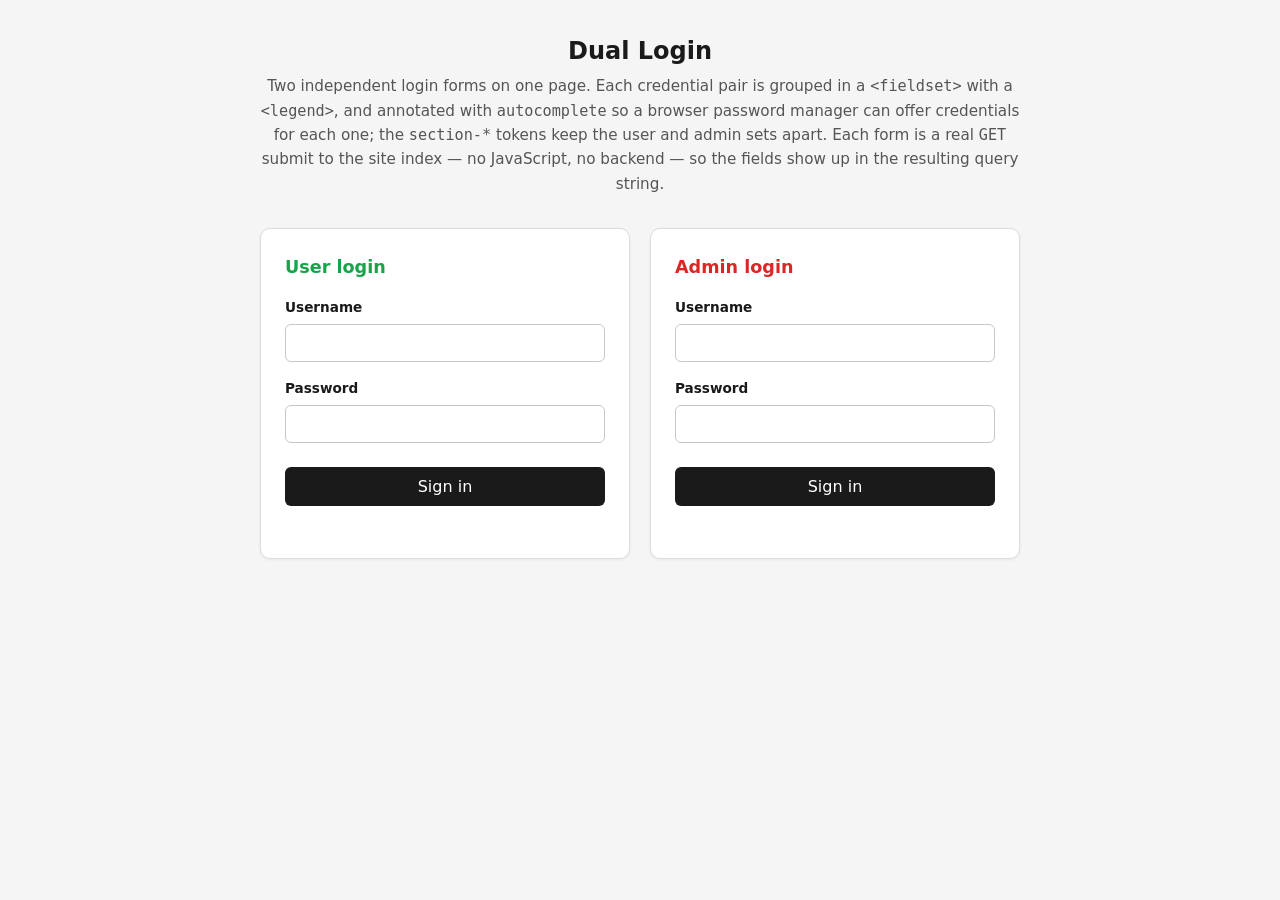
<file: dual-login/index.html>
<!DOCTYPE html>
<html lang="en">
<head>
<meta charset="UTF-8" />
<meta name="viewport" content="width=device-width, initial-scale=1.0" />
<title>Dual Login — user / admin</title>
<style>
  * { box-sizing: border-box; }
  html, body { margin: 0; }
  body {
    font-family: system-ui, -apple-system, "Segoe UI", Roboto, sans-serif;
    color: #1a1a1a;
    line-height: 1.6;
    background: #f5f5f5;
    min-height: 100dvh;
    padding: 2rem 1rem;
  }

  h1 { font-size: 1.5rem; margin: 0 0 .25rem; text-align: center; }
  .lede {
    max-width: 760px;
    margin: 0 auto 2rem;
    text-align: center;
    color: #555;
    font-size: .95rem;
  }

  .panes {
    display: grid;
    grid-template-columns: 1fr;
    gap: 1.25rem;
    max-width: 760px;
    margin: 0 auto;
  }
  @media (min-width: 700px) {
    .panes { grid-template-columns: 1fr 1fr; }
  }

  .pane {
    background: #fff;
    border: 1px solid #ddd;
    border-radius: 10px;
    padding: 1.5rem;
    box-shadow: 0 1px 3px rgba(0, 0, 0, .06);
  }
  /* Strip the default fieldset chrome — it groups semantically, not visually. */
  fieldset {
    margin: 0;
    padding: 0;
    border: 0;
    min-width: 0;
  }
  legend { padding: 0; }
  legend h2 {
    font-size: 1.1rem;
    margin: 0 0 1rem;
  }
  .pane--user legend { color: #16a34a; }
  .pane--admin legend { color: #dc2626; }

  .field { margin-bottom: 1rem; }
  label {
    display: block;
    font-size: .85rem;
    font-weight: 600;
    margin-bottom: .3rem;
  }
  input {
    font-family: inherit;
    font-size: 16px;            /* 16px avoids iOS auto-zoom on focus */
    width: 100%;
    padding: .55rem .7rem;
    color: #1a1a1a;
    background: #fff;
    border: 1px solid #c7c7c7;
    border-radius: 6px;
  }
  input:focus {
    outline: none;
    border-color: #2563eb;
    box-shadow: 0 0 0 3px rgba(37, 99, 235, .2);
  }

  button {
    font-family: inherit;
    font-size: 1rem;
    width: 100%;
    padding: .6rem 1rem;
    margin-top: .5rem;
    color: #fff;
    background: #1a1a1a;
    border: none;
    border-radius: 6px;
    cursor: pointer;
  }
  button:hover { background: #333; }

  .status {
    min-height: 1.4em;
    margin: .6rem 0 0;
    font-size: .85rem;
    color: #666;
  }
</style>
</head>
<body>

<h1>Dual Login</h1>
<p class="lede">Two independent login forms on one page. Each credential pair is
grouped in a <code>&lt;fieldset&gt;</code> with a <code>&lt;legend&gt;</code>, and
annotated with <code>autocomplete</code> so a browser password manager can offer
credentials for each one; the <code>section-*</code> tokens keep the user and admin
sets apart. Each form is a real <code>GET</code> submit to the site index — no
JavaScript, no backend — so the fields show up in the resulting query string.</p>

<div class="panes">

  <section class="pane pane--user">
    <form id="user-form" action="../index.html" method="get">
      <fieldset>
      <!-- A heading inside the legend keeps the pane in the document outline
           while still labelling the fieldset. Both are valid here. -->
      <legend><h2>User login</h2></legend>
      <div class="field">
        <label for="user-username">Username</label>
        <input
          type="text"
          id="user-username"
          name="username"
          autocomplete="section-user username"
          autocapitalize="none"
          autocorrect="off"
          spellcheck="false"
          required />
      </div>

      <div class="field">
        <label for="user-password">Password</label>
        <input
          type="password"
          id="user-password"
          name="password"
          autocomplete="section-user current-password"
          required />
      </div>

      <button type="submit">Sign in</button>
      </fieldset>
      <p class="status" id="user-status" role="status" aria-live="polite"></p>
    </form>
  </section>

  <section class="pane pane--admin">
    <form id="admin-form" action="../index.html" method="get">
      <fieldset>
      <legend><h2>Admin login</h2></legend>
      <div class="field">
        <label for="admin-username">Username</label>
        <input
          type="text"
          id="admin-username"
          name="username"
          autocomplete="section-admin username"
          autocapitalize="none"
          autocorrect="off"
          spellcheck="false"
          required />
      </div>

      <div class="field">
        <label for="admin-password">Password</label>
        <input
          type="password"
          id="admin-password"
          name="password"
          autocomplete="section-admin current-password"
          required />
      </div>

      <button type="submit">Sign in</button>
      </fieldset>
      <p class="status" id="admin-status" role="status" aria-live="polite"></p>
    </form>
  </section>

</div>

</body>
</html>
</file>
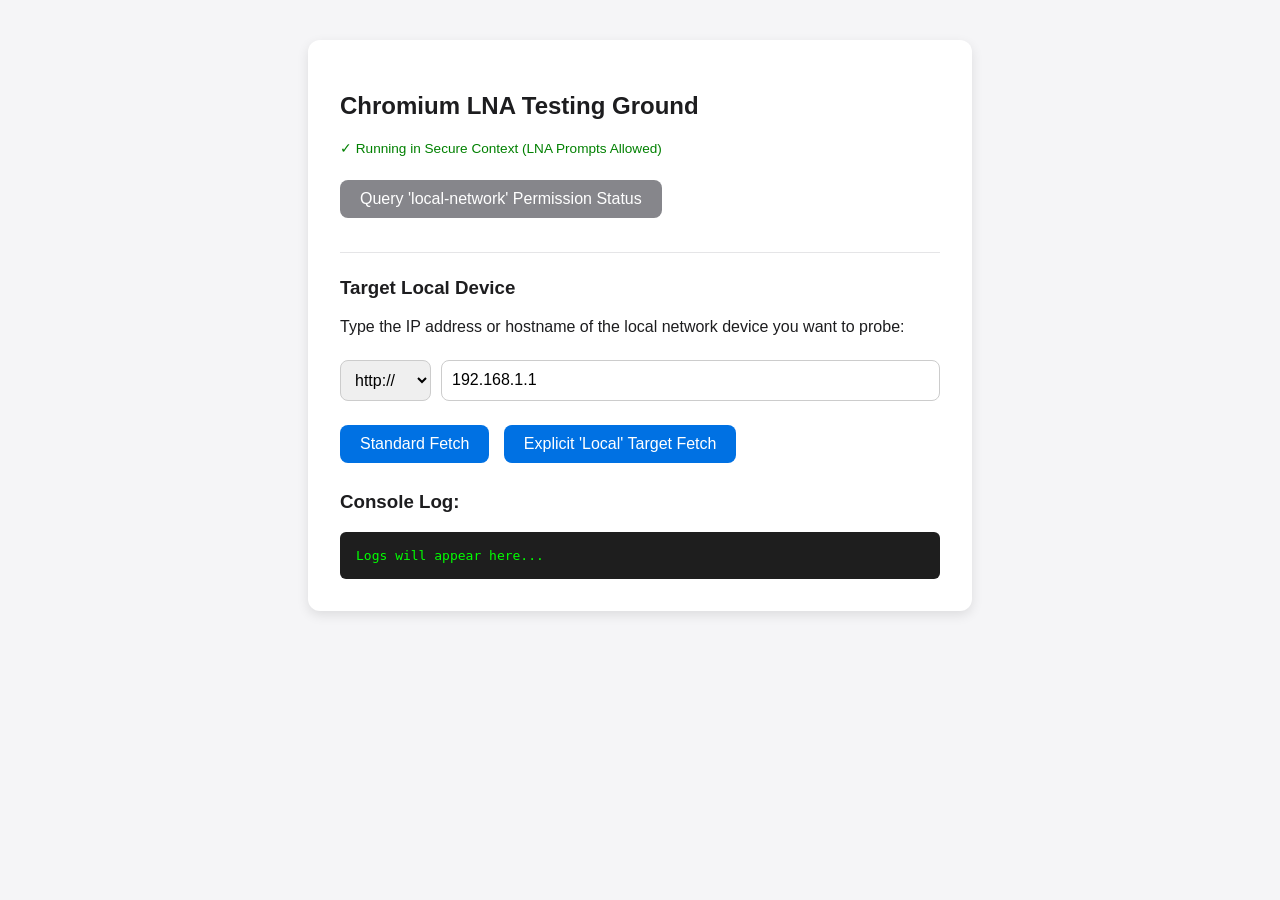
<file: local-network/index.html>
<!DOCTYPE html>
<html lang="en">
<head>
    <meta charset="UTF-8">
    <meta name="viewport" content="width=device-width, initial-scale=1.0">
    <title>Chromium Local Network Access Test</title>
    <style>
        body {
            font-family: -apple-system, BlinkMacSystemFont, "Segoe UI", Roboto, sans-serif;
            padding: 2rem;
            background-color: #f5f5f7;
            color: #1d1d1f;
        }
        .container {
            max-width: 600px;
            margin: 0 auto;
            background: white;
            padding: 2rem;
            border-radius: 12px;
            box-shadow: 0 4px 12px rgba(0,0,0,0.1);
        }
        .input-group {
            margin: 1.5rem 0;
            display: flex;
            gap: 10px;
        }
        select, input[type="text"] {
            padding: 10px;
            font-size: 1rem;
            border: 1px solid #ccc;
            border-radius: 8px;
        }
        input[type="text"] {
            flex-grow: 1;
        }
        button {
            background-color: #0071e3;
            color: white;
            border: none;
            padding: 10px 20px;
            font-size: 1rem;
            border-radius: 8px;
            cursor: pointer;
            margin-right: 10px;
            margin-bottom: 10px;
        }
        button:hover { background-color: #0077ed; }
        button.secondary {
            background-color: #86868b;
        }
        button.secondary:hover { background-color: #6e6e73; }
        #log {
            background: #1e1e1e;
            color: #00ff00;
            padding: 1rem;
            border-radius: 6px;
            font-family: monospace;
            white-space: pre-wrap;
            max-height: 300px;
            overflow-y: auto;
            margin-top: 1rem;
        }
        .meta { color: #86868b; font-size: 0.85rem; margin-bottom: 1.5rem; }
    </style>
</head>
<body>

<div class="container">
    <h2>Chromium LNA Testing Ground</h2>
    <div class="meta" id="context-check">Checking security context...</div>
    
    <button class="secondary" onclick="queryPermission()">Query 'local-network' Permission Status</button>
    
    <hr style="border: 0; border-top: 1px solid #e5e5e7; margin: 1.5rem 0;">

    <h3>Target Local Device</h3>
    <p>Type the IP address or hostname of the local network device you want to probe:</p>
    
    <div class="input-group">
        <select id="protocol">
            <option value="http://">http://</option>
            <option value="https://">https://</option>
        </select>
        <input type="text" id="ip-address" value="192.168.1.1" placeholder="e.g., 192.168.1.50">
    </div>
    
    <button onclick="triggerFetch(false)">Standard Fetch</button>
    <button onclick="triggerFetch(true)">Explicit 'Local' Target Fetch</button>
    
    <h3>Console Log:</h3>
    <div id="log">Logs will appear here...</div>
</div>

<script>
    const logDiv = document.getElementById('log');
    
    function log(message, isError = false) {
        const timestamp = new Date().toLocaleTimeString();
        const color = isError ? '#ff453a' : '#30d158';
        logDiv.innerHTML += `<span style="color: ${color}">[${timestamp}] ${message}</span>\n`;
        logDiv.scrollTop = logDiv.scrollHeight;
    }

    // Verify if the page is running in a secure context
    if (window.isSecureContext) {
        document.getElementById('context-check').innerText = "✓ Running in Secure Context (LNA Prompts Allowed)";
        document.getElementById('context-check').style.color = "green";
    } else {
        document.getElementById('context-check').innerText = "❌ NOT in Secure Context. LNA will block this silently. Use localhost or HTTPS.";
        document.getElementById('context-check').style.color = "red";
    }

    // Queries the browser permission status API
    async function queryPermission() {
        try {
            log("Querying 'local-network' permission status...");
            const result = await navigator.permissions.query({ name: 'local-network' });
            log(`Permission state: ${result.state}`);
            
            result.onchange = () => {
                log(`Permission changed dynamically to: ${result.state}`);
            };
        } catch (error) {
            log(`API Error (Your Chromium build may use an older token name or flags are disabled): ${error.message}`, true);
        }
    }

    // Handles the fetch request based on user inputs
    function triggerFetch(useExplicitTarget = false) {
        const protocol = document.getElementById('protocol').value;
        const ipInput = document.getElementById('ip-address').value.trim();
        
        if (!ipInput) {
            log("Error: Please enter a valid IP address.", true);
            return;
        }

        const targetUrl = `${protocol}${ipInput}`;
        
        // Build fetch options
        const options = {
            mode: 'no-cors' // 'no-cors' ensures CORS won't strictly drop the log before LNA processes it
        };

        if (useExplicitTarget) {
            options.targetAddressSpace = 'local';
            log(`Attempting fetch to ${targetUrl} with explicit targetAddressSpace: 'local'...`);
        } else {
            log(`Attempting standard fetch to ${targetUrl}...`);
        }
        
        fetch(targetUrl, options)
            .then(res => log(`Fetch request reached the engine! Type: ${res.type}. (Check Android logcat/network tab for LNA preflight blocks)`))
            .catch(err => log(`Fetch blocked or failed: ${err.message}`, true));
    }
</script>

</body>
</html>
</file>
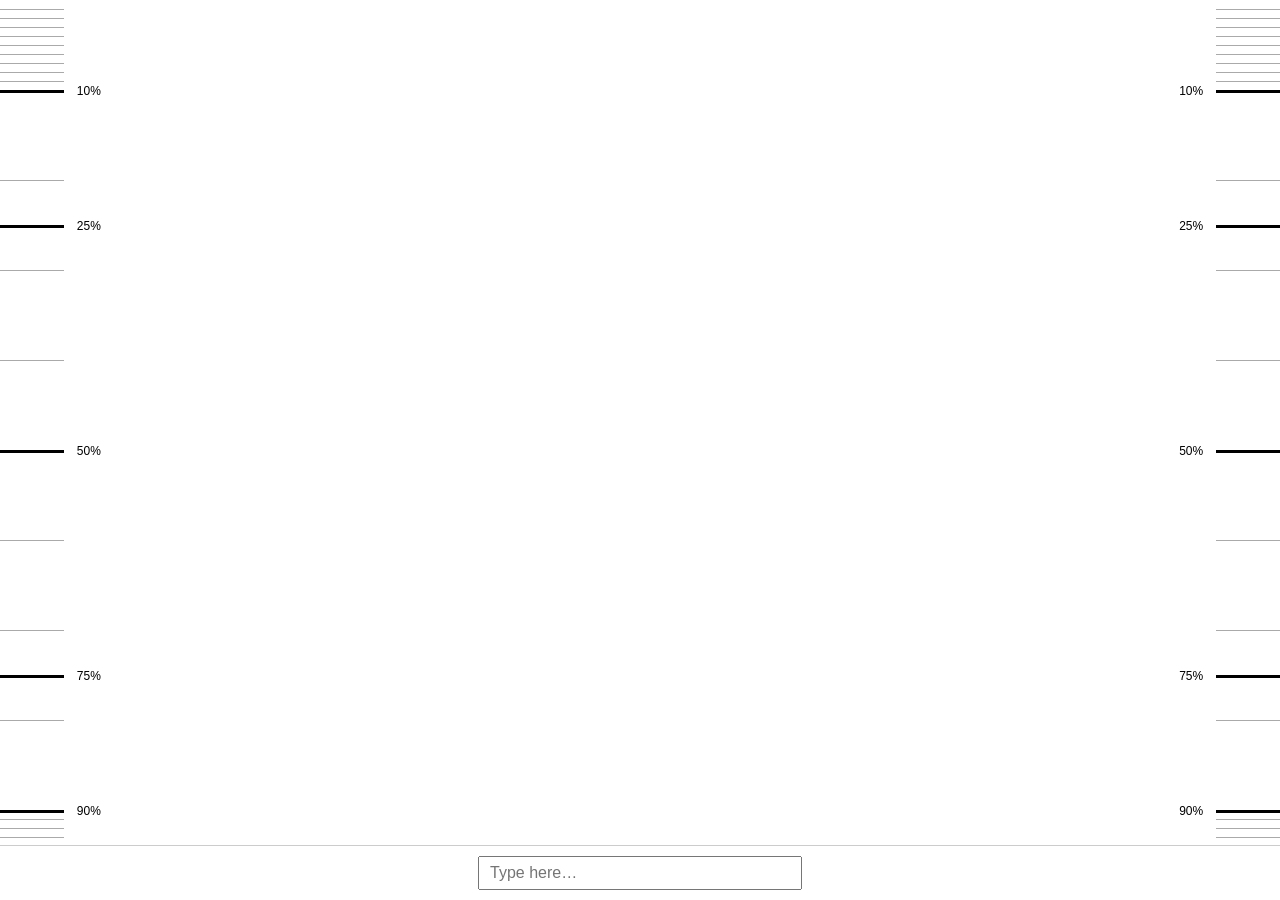
<file: moving/index.html>
<!DOCTYPE html>
<html lang="en">
<head>
<meta charset="UTF-8" />
<title>Percent Ruler</title>
<meta name="viewport" content="width=device-width, initial-scale=1">

<style>
  html, body {
    height: 100%;
    margin: 0;
    background: #fff;
    font-family: sans-serif;
    overflow: hidden; /* prevents weird double-scrolling when keyboard opens */
  }

  .ruler {
    position: relative;
    height: 100%;
    width: 100%;
  }

  .tick {
    position: absolute;
    height: 1px;
    background: #0005;
  }

  .tick-left {
    left: 0;
    width: 5%;
  }

  .tick-right {
    right: 0;
    width: 5%;
  }

  .major {
    height: 3px;
    background: #000;
  }

  .label {
    position: absolute;
    font-size: 12px;
    color: #000;
    transform: translateY(-6px);
  }

  .label-left {
    left: 6%;
  }

  .label-right {
    right: 6%;
  }

  /* ===========================
     Chat-input-style bottom bar
     =========================== */

  .input-container {
    position: fixed;
    left: 0;
    right: 0;
    bottom: 0; /* base position */
    display: flex;
    justify-content: center;
    background: #fff;
    padding: 10px 0;
    border-top: 1px solid #ccc;
    transform: translateY(calc(-1 * var(--kb-offset, 0px)));
    transition: transform 0.08s ease-out;
  }

  .bottom-input {
    padding: 6px 10px;
    font-size: 16px;
    width: 60%;
    max-width: 300px;
  }
</style>
</head>

<body>

<div class="ruler" id="ruler"></div>

<!-- Bottom-center text field -->
<div class="input-container">
  <input class="bottom-input" type="text" placeholder="Type here…" />
</div>


<script>
  /* ===========================================
     RULER GENERATION
     =========================================== */
  const ruler = document.getElementById("ruler");

  function addTick(percent, isMajor = false, label = null) {
    const tickL = document.createElement("div");
    tickL.className = "tick tick-left" + (isMajor ? " major" : "");
    tickL.style.top = percent + "%";

    const tickR = document.createElement("div");
    tickR.className = "tick tick-right" + (isMajor ? " major" : "");
    tickR.style.top = percent + "%";

    ruler.appendChild(tickL);
    ruler.appendChild(tickR);

    if (label !== null) {
      const labelLeft = document.createElement("div");
      labelLeft.className = "label label-left";
      labelLeft.style.top = percent + "%";
      labelLeft.textContent = label;

      const labelRight = document.createElement("div");
      labelRight.className = "label label-right";
      labelRight.style.top = percent + "%";
      labelRight.textContent = label;

      ruler.appendChild(labelLeft);
      ruler.appendChild(labelRight);
    }
  }

  const majorTicks = new Set([10, 25, 50, 75, 90]);

  // 1% ticks from 1–10
  for (let i = 1; i <= 10; i++) {
    addTick(i, majorTicks.has(i));
  }

  // 10% ticks from 20–80
  for (let i = 20; i <= 80; i += 10) {
    addTick(i, majorTicks.has(i));
  }

  // 1% ticks from 90–99
  for (let i = 90; i <= 99; i++) {
    addTick(i, majorTicks.has(i));
  }

  // Add labels only on major ticks
  majorTicks.forEach(p => {
    addTick(p, true, p + "%");
  });


  /* ===========================================
     TELEGRAM-STYLE INPUT-BAR KEYBOARD HANDLING
     =========================================== */

  function updateKeyboardOffset() {
    if (!window.visualViewport) return;

    const vv = window.visualViewport;
    const keyboardHeight = window.innerHeight - vv.height - vv.offsetTop;

    document.documentElement.style.setProperty(
      "--kb-offset",
      keyboardHeight > 0 ? keyboardHeight + "px" : "0px"
    );
  }

  if (window.visualViewport) {
    window.visualViewport.addEventListener("resize", updateKeyboardOffset);
    window.visualViewport.addEventListener("scroll", updateKeyboardOffset);
    updateKeyboardOffset();
  }
</script>

</body>
</html>
</file>
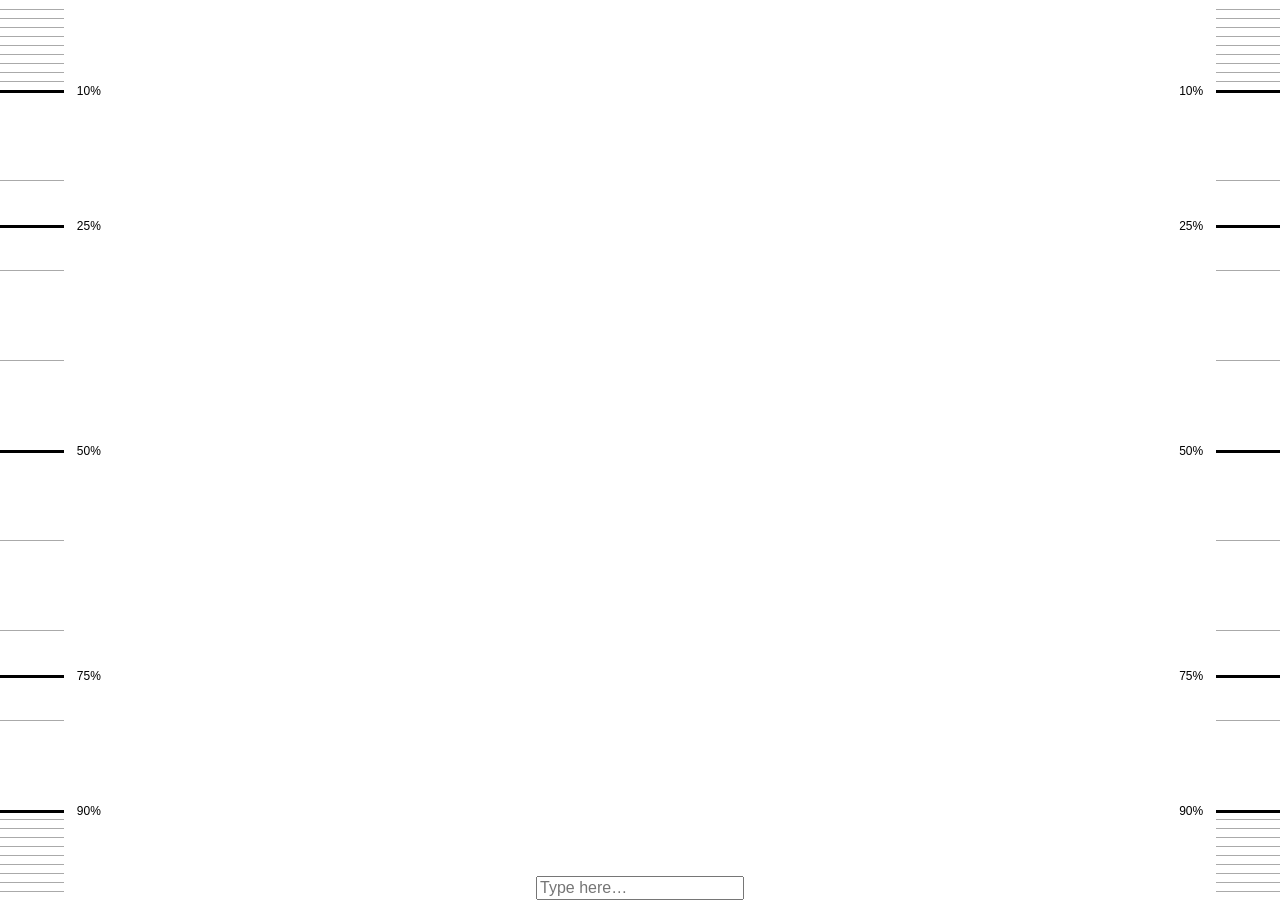
<file: ruler/index.html>
<!DOCTYPE html>
<html lang="en">
<head>
<meta charset="UTF-8" />
<title>Percent Ruler</title>
<style>
  html, body {
    height: 100%;
    margin: 0;
    background: #fff;
    font-family: sans-serif;
  }

  .ruler {
    position: relative;
    height: 100%;
    width: 100%;
  }

  .tick {
    position: absolute;
    height: 1px;
    background: #0005;
  }

  .tick-left {
    left: 0;
    width: 5%;
  }

  .tick-right {
    right: 0;
    width: 5%;
  }

  .major {
    height: 3px;
    background: #000;
  }

  .label {
    position: absolute;
    font-size: 12px;
    color: #000;
    transform: translateY(-6px);
  }

  .label-left {
    left: 6%;
  }

  .label-right {
    right: 6%;
  }

  /* Bottom-center text field */
  .input-container {
    position: absolute;
    width: 100%;
    bottom: 0px;
    display: flex;
    justify-content: center;
  }

  .bottom-input {
    font-size: 16px;
  }
</style>
</head>
<body>

<div class="ruler" id="ruler"></div>

<!-- Bottom-center text field -->
<div class="input-container">
  <input class="bottom-input" type="text" placeholder="Type here…" />
</div>

<script>
  const ruler = document.getElementById("ruler");

  function addTick(percent, isMajor = false, label = null) {
    const tickL = document.createElement("div");
    tickL.className = "tick tick-left" + (isMajor ? " major" : "");
    tickL.style.top = percent + "%";

    const tickR = document.createElement("div");
    tickR.className = "tick tick-right" + (isMajor ? " major" : "");
    tickR.style.top = percent + "%";

    ruler.appendChild(tickL);
    ruler.appendChild(tickR);

    if (label !== null) {
      const labelLeft = document.createElement("div");
      labelLeft.className = "label label-left";
      labelLeft.style.top = percent + "%";
      labelLeft.textContent = label;

      const labelRight = document.createElement("div");
      labelRight.className = "label label-right";
      labelRight.style.top = percent + "%";
      labelRight.textContent = label;

      ruler.appendChild(labelLeft);
      ruler.appendChild(labelRight);
    }
  }

  const majorTicks = new Set([10, 25, 50, 75, 90]);

  // 1% ticks from 1–10
  for (let i = 1; i <= 10; i++) {
    addTick(i, majorTicks.has(i));
  }

  // 10% ticks from 20–80
  for (let i = 20; i <= 80; i += 10) {
    addTick(i, majorTicks.has(i));
  }

  // 1% ticks from 90–99 (no 100%)
  for (let i = 90; i <= 99; i++) {
    addTick(i, majorTicks.has(i));
  }

  // Add labels only on major ticks
  majorTicks.forEach(p => {
    addTick(p, true, p + "%");
  });
</script>

</body>
</html>
</file>
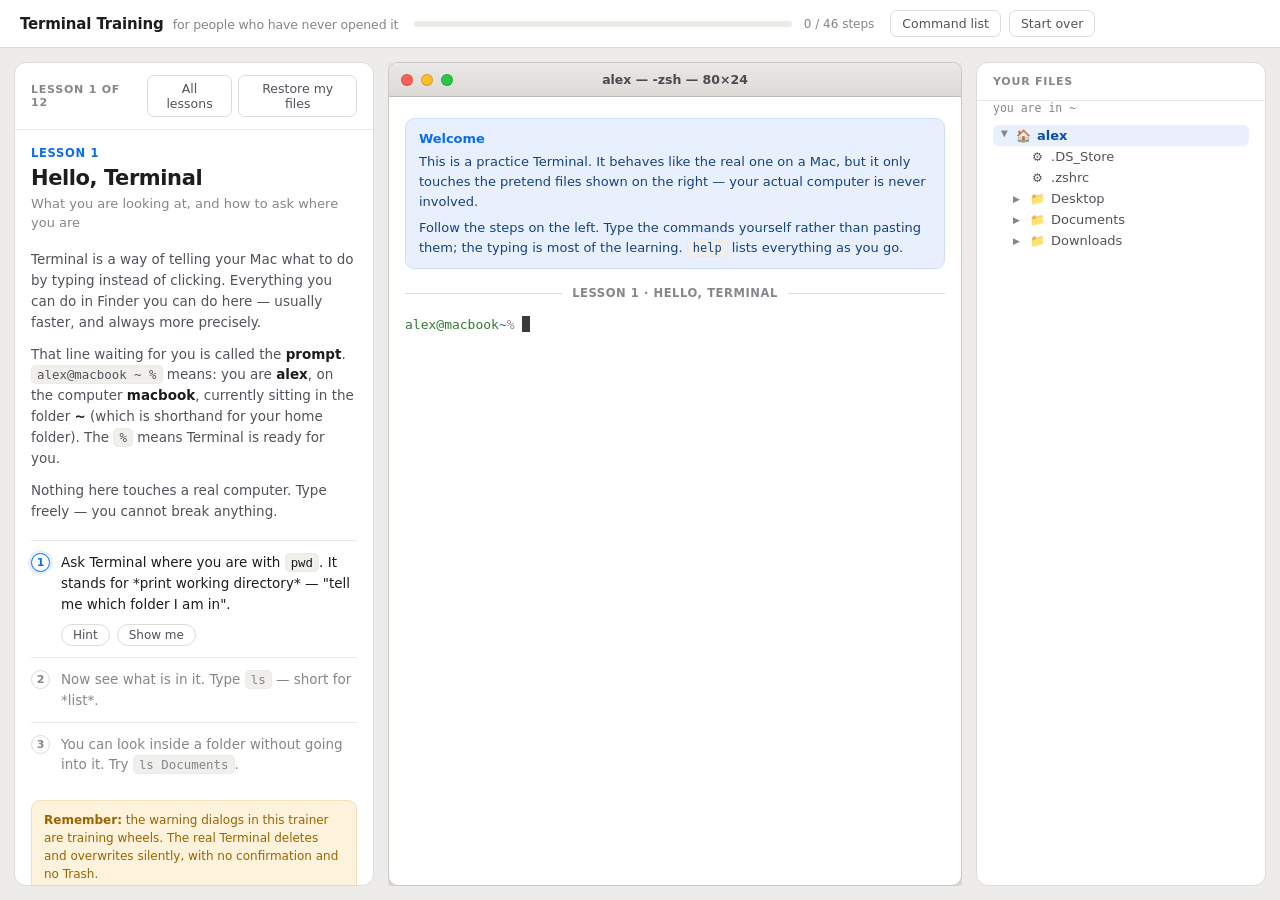
<file: terminal-game/index.html>
<!doctype html>
<html lang="en">
  <head>
    <meta charset="UTF-8" />
    <meta name="viewport" content="width=device-width, initial-scale=1.0" />
    <title>Terminal Training</title>
    <meta name="description" content="A friendly, step-by-step introduction to the Mac Terminal." />
    <script type="module" crossorigin src="./assets/index-CZD0h5KX.js"></script>
    <link rel="stylesheet" crossorigin href="./assets/index-BCoRKrBA.css">
  </head>
  <body>
    <div id="root"></div>
  </body>
</html>
</file>
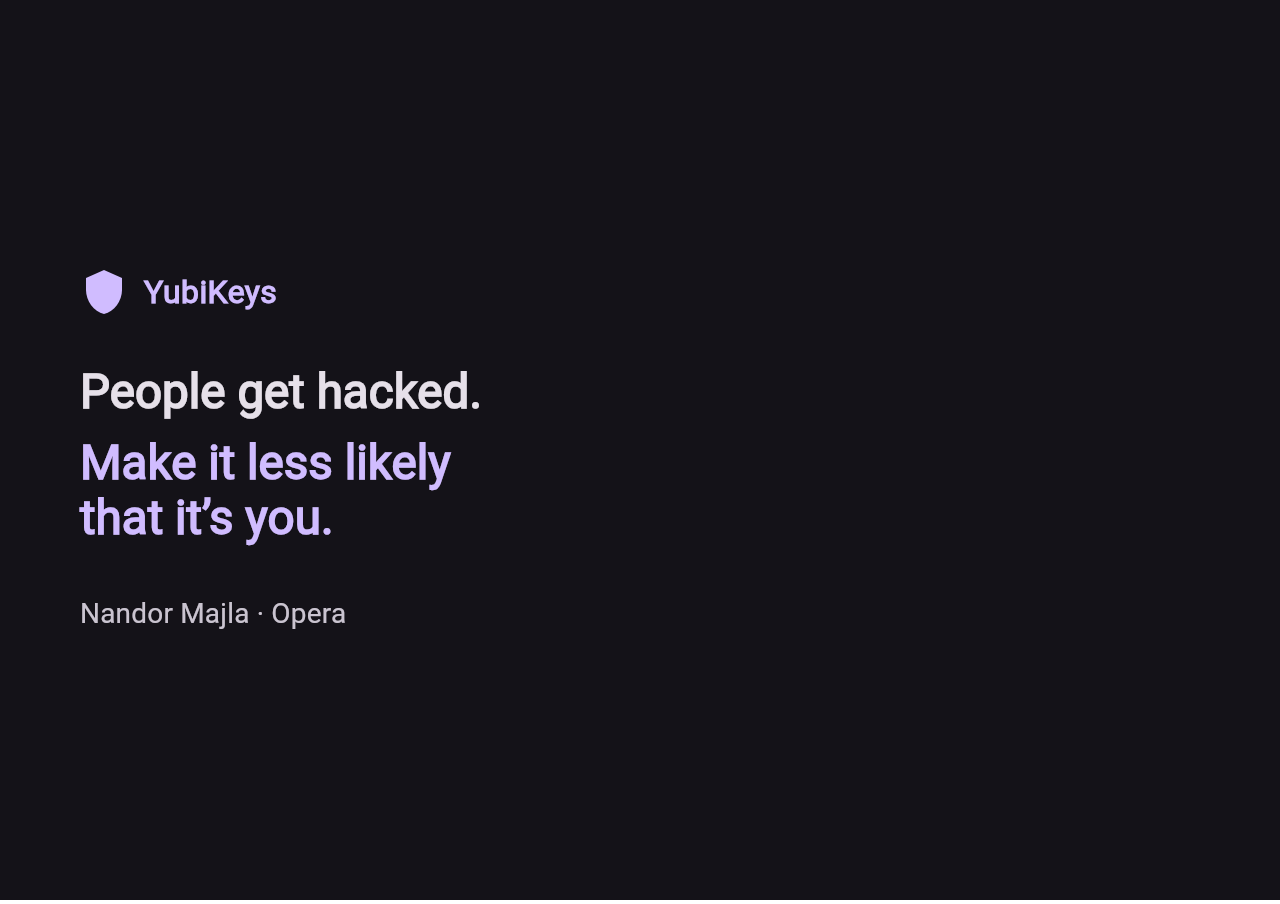
<file: yubikeys-talk/index.html>
<!DOCTYPE html>
<html lang="fr">
<head>
    <meta charset="UTF-8">
    <meta name="viewport" content="width=device-width, initial-scale=1.0">
    <title>gstudio</title>
    <style>
        html, body {
            width: 100%;
            height: 100%;
            margin: 0;
            padding: 0;
            overflow: hidden;
        }
    </style>
</head>
<body id="body">
    <!--suppress HtmlUnknownTarget -->
    <script type="application/javascript" src="presentation.js"></script>
</body>
</html>
</file>
<file: terminal-game/assets/index-BCoRKrBA.css>
:root{--bg: #edecea;--panel: #ffffff;--panel-2: #f7f6f4;--line: #dedcd8;--line-soft: #eceae6;--ink: #1d1d1f;--ink-2: #52525b;--ink-3: #86868b;--accent: #0b6cf0;--accent-soft: #e8f0fe;--green: #1a7f37;--green-soft: #e6f4ea;--amber: #9a6400;--amber-soft: #fdf3dd;--red: #c0392b;--red-soft: #fdecea;--folder: #0a62c9;--term-bg: #ffffff;--term-ink: #23232a;--radius: 12px;--mono: "SF Mono", ui-monospace, Menlo, Monaco, "Cascadia Mono", "Roboto Mono", monospace;--ui: -apple-system, BlinkMacSystemFont, "SF Pro Text", "Segoe UI", system-ui, sans-serif}*{box-sizing:border-box}html,body,#root{height:100%}body{margin:0;background:var(--bg);color:var(--ink);font-family:var(--ui);font-size:14px;-webkit-font-smoothing:antialiased}button{font-family:inherit;cursor:pointer}code{font-family:var(--mono);font-size:.92em;background:#f0efec;border:1px solid var(--line-soft);border-radius:5px;padding:1px 5px;white-space:nowrap}.app{height:100%;display:flex;flex-direction:column}.topbar{display:flex;align-items:center;gap:16px;padding:10px 20px;background:var(--panel);border-bottom:1px solid var(--line);flex:none}.brand{display:flex;align-items:baseline;gap:9px;font-weight:600;font-size:15px;letter-spacing:-.01em}.brand span{font-weight:400;font-size:12.5px;color:var(--ink-3)}.progress-wrap{flex:1;display:flex;align-items:center;gap:12px;max-width:460px}.progress-track{flex:1;height:6px;border-radius:3px;background:var(--line-soft);overflow:hidden}.progress-fill{height:100%;background:var(--green);border-radius:3px;transition:width .45s cubic-bezier(.22,1,.36,1)}.progress-label{font-size:12px;color:var(--ink-3);font-variant-numeric:tabular-nums;white-space:nowrap}.topbar-actions{display:flex;gap:8px}.ghost-btn{border:1px solid var(--line);background:var(--panel);color:var(--ink-2);border-radius:7px;padding:5px 11px;font-size:12.5px;transition:background .15s,border-color .15s}.ghost-btn:hover{background:var(--panel-2);border-color:#cfccc6}.layout{flex:1;min-height:0;display:grid;grid-template-columns:360px minmax(0,1fr) 290px;gap:14px;padding:14px}.pane{background:var(--panel);border:1px solid var(--line);border-radius:var(--radius);display:flex;flex-direction:column;min-height:0;overflow:hidden}.pane-head{flex:none;padding:12px 16px;border-bottom:1px solid var(--line-soft);display:flex;align-items:center;justify-content:space-between;gap:10px}.pane-title{font-size:11px;font-weight:600;letter-spacing:.07em;text-transform:uppercase;color:var(--ink-3)}.pane-body{overflow-y:auto;padding:16px}.lesson-kicker{font-size:11.5px;font-weight:600;letter-spacing:.06em;text-transform:uppercase;color:var(--accent);margin-bottom:6px}.lesson-title{font-size:21px;font-weight:650;letter-spacing:-.02em;margin:0 0 4px;line-height:1.2}.lesson-sub{color:var(--ink-3);font-size:13px;margin:0 0 16px;line-height:1.45}.lesson-intro p{margin:0 0 11px;line-height:1.55;color:var(--ink-2);font-size:13.5px}.lesson-intro strong{color:var(--ink);font-weight:600}.steps{list-style:none;margin:18px 0 0;padding:0}.step{display:flex;gap:11px;padding:11px 0;border-top:1px solid var(--line-soft)}.step-mark{flex:none;width:19px;height:19px;margin-top:1px;border-radius:50%;border:1.5px solid var(--line);display:grid;place-items:center;font-size:11px;font-weight:600;color:var(--ink-3);background:var(--panel)}.step.done .step-mark{background:var(--green);border-color:var(--green);color:#fff}.step.current .step-mark{border-color:var(--accent);color:var(--accent);box-shadow:0 0 0 3px var(--accent-soft)}.step-body{min-width:0;flex:1}.step-text{line-height:1.55;font-size:13.5px;color:var(--ink-2)}.step.current .step-text{color:var(--ink)}.step.pending .step-text,.step.done .step-text{color:var(--ink-3)}.step-text strong{font-weight:600;color:var(--ink)}.step-tools{display:flex;gap:7px;margin-top:9px;flex-wrap:wrap}.chip-btn{border:1px solid var(--line);background:var(--panel);border-radius:999px;padding:3px 11px;font-size:12px;color:var(--ink-2)}.chip-btn:hover{background:var(--panel-2)}.chip-btn.primary{border-color:transparent;background:var(--accent);color:#fff}.chip-btn.primary:hover{background:#095cd0}.revealed{margin-top:9px;padding:9px 11px;border-radius:8px;background:var(--panel-2);border:1px solid var(--line-soft);font-size:12.5px;line-height:1.5;color:var(--ink-2)}.revealed .sol{display:flex;align-items:center;justify-content:space-between;gap:10px;margin-top:7px;font-family:var(--mono);font-size:12.5px;color:var(--ink);background:var(--panel);border:1px solid var(--line);border-radius:6px;padding:6px 9px}.outro{margin-top:18px;padding:14px;border-radius:10px;background:var(--green-soft);border:1px solid #cfe6d6}.outro h4{margin:0 0 8px;font-size:13px;color:var(--green);letter-spacing:-.01em}.outro p{margin:0 0 9px;font-size:13px;line-height:1.55;color:#23502f}.outro p:last-of-type{margin-bottom:12px}.big-btn{width:100%;border:none;border-radius:9px;background:var(--green);color:#fff;font-size:13.5px;font-weight:600;padding:10px}.big-btn:hover{background:#166a2e}.safety-note{margin-top:14px;font-size:12px;line-height:1.5;color:var(--amber);background:var(--amber-soft);border:1px solid #f0e0b8;border-radius:9px;padding:10px 12px}.term-pane{background:transparent;border:none;border-radius:0}.term-window{flex:1;min-height:0;display:flex;flex-direction:column;border-radius:10px;overflow:hidden;border:1px solid #cbc8c2;box-shadow:0 14px 40px #00000021,0 2px 6px #00000012;background:var(--term-bg)}.term-titlebar{flex:none;height:34px;display:flex;align-items:center;padding:0 12px;gap:8px;background:linear-gradient(#ebe9e7,#dcd9d5);border-bottom:1px solid #bfbcb6;position:relative}.lights{display:flex;gap:8px}.light{width:12px;height:12px;border-radius:50%;border:.5px solid rgba(0,0,0,.16)}.light.red{background:#ff5f57}.light.amber{background:#febc2e}.light.green{background:#28c840}.term-title{position:absolute;left:0;right:0;text-align:center;font-size:12.5px;font-weight:600;color:#4a4a4f;pointer-events:none}.term-body{flex:1;min-height:0;overflow-y:auto;padding:14px 16px 18px;font-family:var(--mono);font-size:13px;line-height:1.55;color:var(--term-ink);cursor:text}.term-body::selection,.term-body *::selection{background:#b3d7ff}.blk{margin:0 0 2px;white-space:pre-wrap;word-break:break-word}.blk.cmd{margin-top:8px}.blk.cmd:first-child{margin-top:0}.prompt-user{color:#2e7d32}.prompt-path{color:#1565c0}.prompt-sym{color:var(--ink-3)}.blk.err{color:var(--red)}.listing{display:flex;flex-wrap:wrap;gap:2px 22px}.listing .entry{white-space:pre}.listing .entry.dir{color:var(--folder);font-weight:600}.callout{margin:7px 0 9px;border-radius:9px;padding:10px 13px;font-family:var(--ui);font-size:13px;line-height:1.55;border:1px solid}.callout .c-title{font-weight:650;margin-bottom:3px;letter-spacing:-.005em}.callout p{margin:0 0 5px}.callout p:last-child{margin-bottom:0}.callout.coach{background:var(--amber-soft);border-color:#f0e0b8;color:#5c4300}.callout.coach .c-title{color:var(--amber)}.callout.note{background:var(--accent-soft);border-color:#cfe0fb;color:#17427e}.callout.note .c-title{color:var(--accent)}.callout.win{background:var(--green-soft);border-color:#cfe6d6;color:#23502f;display:flex;gap:8px;align-items:flex-start}.c-fix{margin-top:8px;display:flex;align-items:center;gap:9px;flex-wrap:wrap}.c-fix code{background:#ffffffb8;border-color:#00000017}.c-fix button{border:1px solid rgba(0,0,0,.14);background:#ffffffbf;border-radius:6px;font-size:11.5px;padding:3px 9px;color:inherit}.c-fix button:hover{background:#fff}.mono-body{font-family:var(--mono);font-size:12.5px}.divider{display:flex;align-items:center;gap:10px;margin:16px 0 10px;color:var(--ink-3);font-family:var(--ui);font-size:11.5px;font-weight:600;letter-spacing:.05em;text-transform:uppercase}.divider:before,.divider:after{content:"";flex:1;height:1px;background:var(--line)}.input-row{display:flex;align-items:baseline;gap:0}.input-row .spacer{flex:1}.input-row.native input{caret-color:#3a3a3f}.input-row input{border:none;min-width:1ch;outline:none;background:transparent;font-family:var(--mono);font-size:13px;line-height:1.55;color:var(--term-ink);padding:0;caret-color:transparent}.caret{display:inline-block;width:7.6px;height:16px;background:#3a3a3f;transform:translateY(3px);pointer-events:none}.caret.blink{animation:blink 1.1s steps(1) infinite}@keyframes blink{50%{opacity:0}}.tree{font-size:13px}.tree-row{display:flex;align-items:center;gap:6px;padding:3px 6px;border-radius:6px;white-space:nowrap;overflow:hidden;text-overflow:ellipsis;color:var(--ink-2)}.tree-row.dir{cursor:pointer}.tree-row.dir:hover{background:var(--panel-2)}.tree-row.here{background:var(--accent-soft);color:#0b4ea8;font-weight:600}.tree-row .tw{width:11px;flex:none;color:var(--ink-3);font-size:9px;transition:transform .15s}.tree-row .tw.open{transform:rotate(90deg)}.tree-row .ico{flex:none;width:15px;text-align:center;font-size:12px}.tree-row .nm{overflow:hidden;text-overflow:ellipsis}.tree-row.fresh{animation:fresh 1.6s ease-out}@keyframes fresh{0%,45%{background:#d6f0dd}to{background:transparent}}.tree-row.ghost{color:var(--red);text-decoration:line-through;opacity:.85;animation:fade-ghost 1.5s ease-out forwards}@keyframes fade-ghost{0%{opacity:.9;background:var(--red-soft)}to{opacity:0;background:transparent}}.tree-empty{color:var(--ink-3);font-size:12.5px;font-style:italic;padding:2px 6px}.here-label{font-size:11.5px;color:var(--ink-3);padding:0 16px 10px;font-family:var(--mono)}.scrim{position:fixed;inset:0;background:#1c1a1857;-webkit-backdrop-filter:blur(2px);backdrop-filter:blur(2px);display:grid;place-items:center;z-index:40;animation:fade .14s ease-out}@keyframes fade{0%{opacity:0}}.dialog{width:min(520px,calc(100vw - 40px));background:#fbfaf9;border-radius:14px;box-shadow:0 24px 70px #0000004d;padding:22px 24px 18px;text-align:center;animation:pop .16s cubic-bezier(.3,1.3,.6,1)}@keyframes pop{0%{transform:scale(.95);opacity:0}}.dialog .glyph{font-size:32px;line-height:1}.dialog h3{margin:11px 0 0;font-size:16px;font-weight:650;letter-spacing:-.015em;line-height:1.35}.dialog .cmd-echo{margin:13px 0 0;font-family:var(--mono);font-size:12.5px;background:#fff;border:1px solid var(--line);border-radius:8px;padding:8px 10px;color:var(--ink);text-align:left;overflow-x:auto;white-space:pre}.dialog .detail{margin:11px 0 0;text-align:left;background:#fff;border:1px solid var(--line);border-radius:8px;padding:9px 11px;max-height:168px;overflow-y:auto;font-family:var(--mono);font-size:12px;line-height:1.6;color:var(--ink-2);white-space:pre}.dialog .warn{margin:13px 0 0;font-size:13px;line-height:1.5;color:#7d2a20;background:var(--red-soft);border:1px solid #f3cfc9;border-radius:8px;padding:10px 12px;text-align:left}.dialog.overwrite .warn{color:#5c4300;background:var(--amber-soft);border-color:#f0e0b8}.dialog-actions{display:flex;gap:10px;margin-top:17px}.dialog-actions button{flex:1;border-radius:9px;padding:9px;font-size:13.5px;font-weight:600;border:1px solid var(--line);background:#fff;color:var(--ink)}.dialog-actions button.cancel{box-shadow:0 0 0 3px #0b6cf047;border-color:var(--accent)}.dialog-actions button.go{background:#d64430;border-color:#c23b28;color:#fff}.dialog.overwrite .dialog-actions button.go{background:#c8860d;border-color:#b3780b}.dialog-actions button:hover{filter:brightness(.97)}.dialog .esc-hint{margin:11px 0 0;font-size:11.5px;color:var(--ink-3)}.toc{list-style:none;margin:0;padding:0}.toc li{border-top:1px solid var(--line-soft)}.toc li:first-child{border-top:none}.toc button{width:100%;display:flex;align-items:center;gap:10px;padding:9px 6px;background:none;border:none;text-align:left;font-size:13px;color:var(--ink-2);border-radius:7px}.toc button:hover{background:var(--panel-2)}.toc button.active{color:var(--accent);font-weight:600}.toc .num{flex:none;width:20px;height:20px;border-radius:50%;display:grid;place-items:center;font-size:11px;background:var(--line-soft);color:var(--ink-3);font-weight:600}.toc button.active .num{background:var(--accent);color:#fff}.toc li.complete .num{background:var(--green);color:#fff}@media(max-width:1180px){.layout{grid-template-columns:320px minmax(0,1fr)}.files-pane{display:none}}@media(max-width:900px){.layout{grid-template-columns:minmax(0,1fr);grid-template-rows:auto 1fr;overflow-y:auto}.lesson-pane{max-height:46vh}.term-window{min-height:420px}}
</file>
